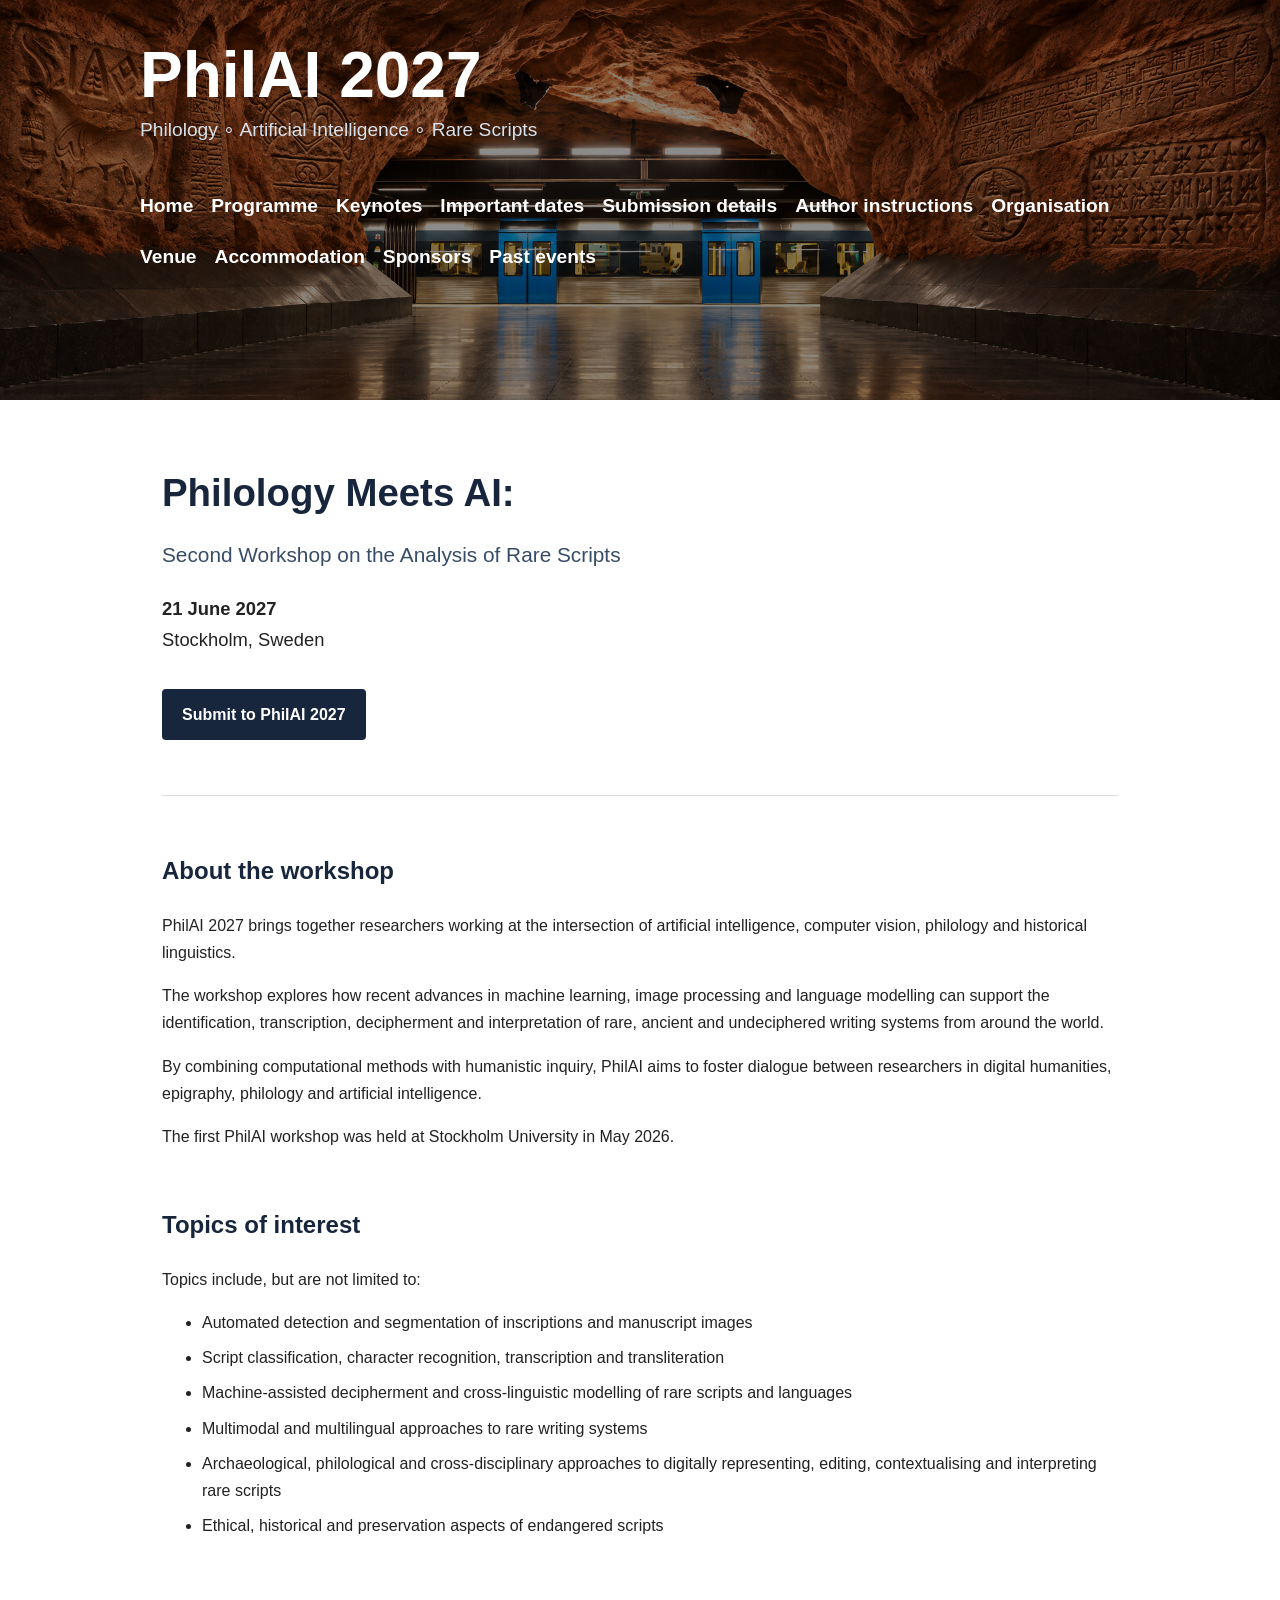
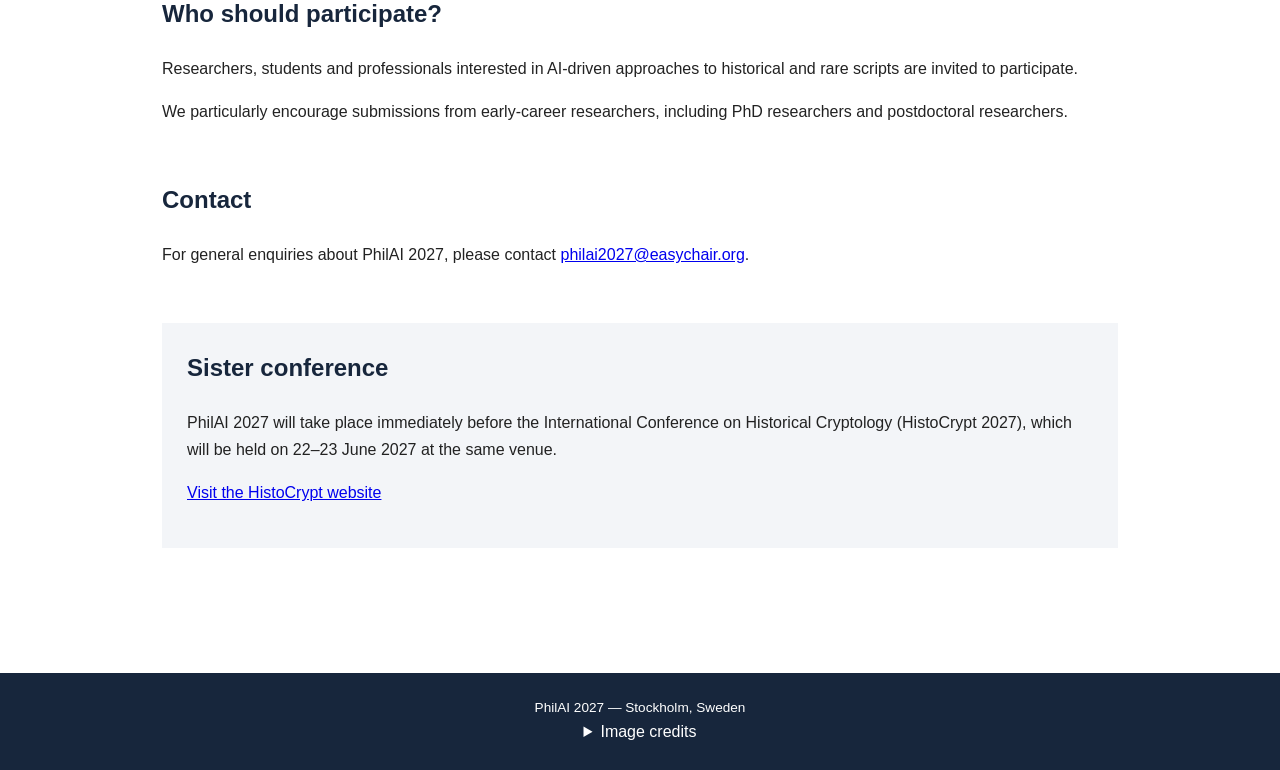
<file: index.html>
<!DOCTYPE html>
<html lang="en">

<head>
    <meta charset="UTF-8">
    <meta name="viewport" content="width=device-width, initial-scale=1.0">

    <title>PhilAI 2027</title>

    <link rel="stylesheet" href="assets/css/style.css?v=20260917-1">
</head>

<body>

<header class="site-header">

    <div class="header-inner">

        <div class="header-top">

            <div class="header-brand">

                <h1 class="site-title">
                    <a href="index.html">PhilAI 2027</a>
                </h1>

                <p class="tagline">
                    Philology ∘ Artificial Intelligence ∘ Rare Scripts
                </p>

            </div>

            <button
                class="menu-toggle"
                type="button"
                aria-expanded="false"
                aria-controls="site-navigation"
                aria-label="Open navigation menu"
            >
                <span class="menu-icon"></span>
                <span class="menu-icon"></span>
                <span class="menu-icon"></span>
            </button>

        </div>

        <nav id="site-navigation" class="site-nav">
            <a href="index.html">Home</a>
            <a href="programme.html">Programme</a>
            <a href="keynotes.html">Keynotes</a>
            <a href="dates.html">Important dates</a>
            <a href="submissions.html">Submission details</a>
            <a href="instructions.html">Author instructions</a>
            <a href="organisation.html">Organisation</a>
            <a href="venue.html">Venue</a>
            <a href="accommodation.html">Accommodation</a>
            <a href="sponsors.html">Sponsors</a>
            <a href="past-events.html">Past events</a>
        </nav>

    </div>

</header>


<main>

<section class="hero">

    <div class="hero-text">

        <h2>
            Philology Meets AI:
        </h2>

        <h3>
            Second Workshop on the Analysis of Rare Scripts
        </h3>

        <p class="event-details">
            <strong>21 June 2027</strong><br>
            Stockholm, Sweden
        </p>

        <a
            class="button"
            href="https://easychair.org/conferences/?conf=philai2027"
            target="_blank"
            rel="noopener noreferrer"
        >
            Submit to PhilAI 2027
        </a>

    </div>

</section>


<section>

<h2>About the workshop</h2>

<p>
PhilAI 2027 brings together researchers working at the intersection
of artificial intelligence, computer vision, philology and historical
linguistics.
</p>

<p>
The workshop explores how recent advances in machine learning,
image processing and language modelling can support the identification,
transcription, decipherment and interpretation of rare, ancient and
undeciphered writing systems from around the world.
</p>

<p>
By combining computational methods with humanistic inquiry,
PhilAI aims to foster dialogue between researchers in digital
humanities, epigraphy, philology and artificial intelligence.
</p>

<p>
The first PhilAI workshop was held at Stockholm University in
May 2026.
</p>

</section>


<section>

<h2>Topics of interest</h2>

<p>
Topics include, but are not limited to:
</p>

<ul>

<li>
Automated detection and segmentation of inscriptions
and manuscript images
</li>

<li>
Script classification, character recognition,
transcription and transliteration
</li>

<li>
Machine-assisted decipherment and cross-linguistic modelling
of rare scripts and languages
</li>

<li>
Multimodal and multilingual approaches to rare writing systems
</li>

<li>
Archaeological, philological and cross-disciplinary approaches
to digitally representing, editing, contextualising and interpreting
rare scripts
</li>

<li>
Ethical, historical and preservation aspects of endangered scripts
</li>

</ul>

</section>


<section>

<h2>Who should participate?</h2>

<p>
Researchers, students and professionals interested in
AI-driven approaches to historical and rare scripts are invited
to participate.
</p>

<p>
We particularly encourage submissions from early-career
researchers, including PhD researchers and postdoctoral researchers.
</p>

</section>


<section>

<h2>Contact</h2>

<p>
For general enquiries about PhilAI 2027, please contact
<a href="mailto:philai2027@easychair.org">philai2027@easychair.org</a>.
</p>

</section>


<section class="sister-event">

<h2>Sister conference</h2>

<p>
PhilAI 2027 will take place immediately before the
International Conference on Historical Cryptology
(HistoCrypt 2027), which will be held on
22–23 June 2027 at the same venue.
</p>

<p>
<a
    href="https://www.histocrypt.org/"
    target="_blank"
    rel="noopener noreferrer"
>
Visit the HistoCrypt website
</a>
</p>

</section>

</main>


<footer>
    <p>PhilAI 2027 — Stockholm, Sweden</p>

    <details>
        <summary>Image credits</summary>
        <p>
            Background:
            <a href="https://commons.wikimedia.org/wiki/File:R%C3%A5dhuset_metro_station_in_August_2019.jpg"
               target="_blank" rel="noopener noreferrer">
                Rådhuset metro station
            </a>
            (Frank Schulenburg, CC BY-SA 4.0).
            AI-assisted modifications incorporating six historical scripts.
        </p>
        <p>
            Indus:
            <a href="https://commons.wikimedia.org/wiki/File:Stamp_seal_and_modern_impression-_unicorn_and_incense_burner_(%3F)_MET_DP23101_(cropped).jpg"
               target="_blank" rel="noopener noreferrer">
                Met 49.40.1
            </a> (CC0);
            Runic: Tune stone, Historisk Museum Oslo (David Osgarby);
            Pictish: Clynekirkton 1, Dunrobin Castle Museum (David Osgarby);
            Linear B: British Museum 1910,0423.1 (David Osgarby);
            Cretan Hieroglyphic: British Museum 1901,1016.3 (David Osgarby);
            Proto-Elamite:
            <a href="https://commons.wikimedia.org/wiki/File:Economic_tablet_Susa_Louvre_Sb3047.jpg"
               target="_blank" rel="noopener noreferrer">
                Louvre Sb 3047
            </a>
            (Marie-Lan Nguyen, CC BY 2.5).
        </p>
    </details>
</footer>


<script>
    const menuToggle = document.querySelector(".menu-toggle");
    const siteNavigation = document.querySelector(".site-nav");

    menuToggle.addEventListener("click", () => {
        const isOpen = siteNavigation.classList.toggle("is-open");

        menuToggle.setAttribute("aria-expanded", isOpen.toString());
        menuToggle.setAttribute(
            "aria-label",
            isOpen
                ? "Close navigation menu"
                : "Open navigation menu"
        );
    });

    siteNavigation.querySelectorAll("a").forEach((link) => {
        link.addEventListener("click", () => {
            siteNavigation.classList.remove("is-open");
            menuToggle.setAttribute("aria-expanded", "false");
            menuToggle.setAttribute(
                "aria-label",
                "Open navigation menu"
            );
        });
    });
</script>

</body>
</html>
</file>
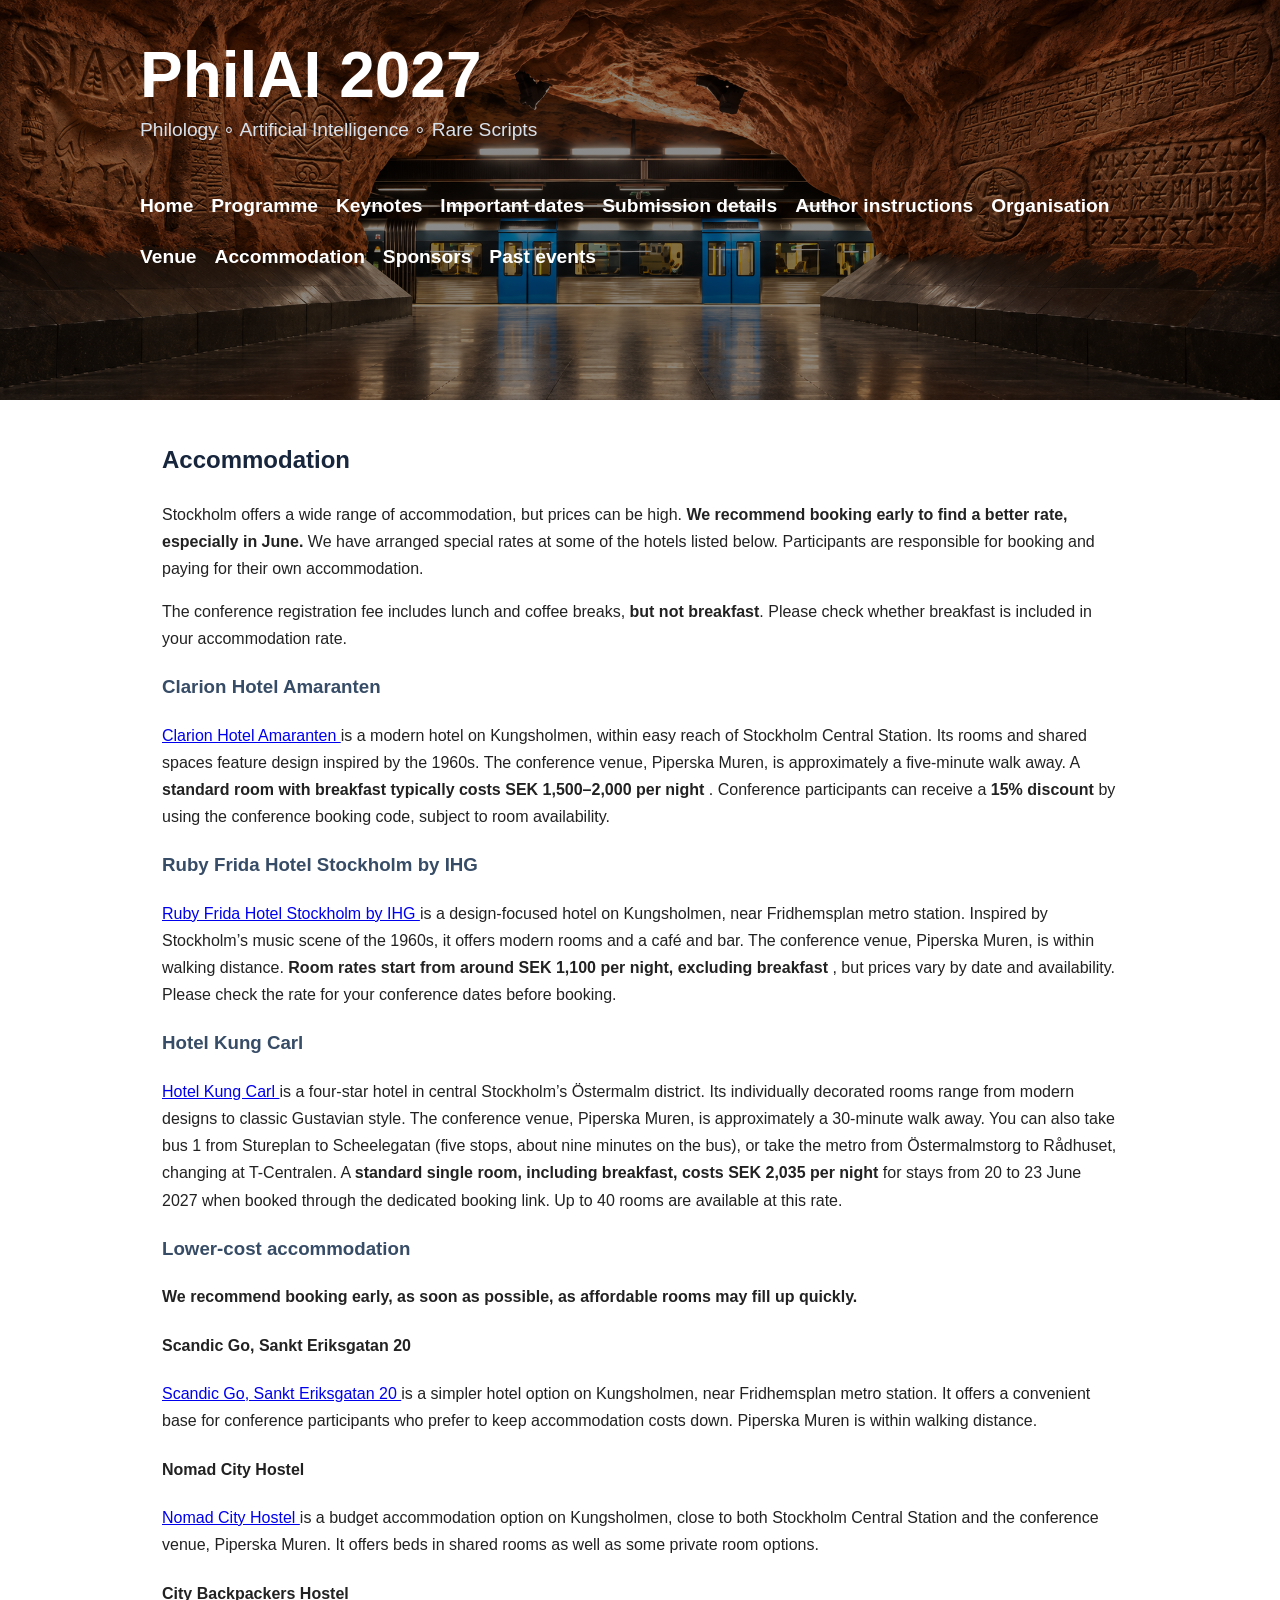
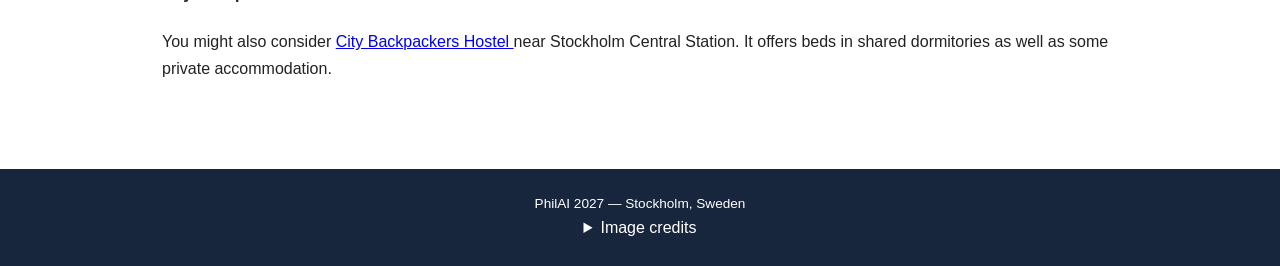
<file: accommodation.html>
<!DOCTYPE html>
<html lang="en">

<head>

<meta charset="UTF-8">
<meta name="viewport"
      content="width=device-width, initial-scale=1.0">

<title>Accommodation | PhilAI 2027</title>

<link rel="stylesheet"
      href="assets/css/style.css?v=20260917-1">

</head>

<body>

<header class="site-header">

    <div class="header-inner">

        <div class="header-top">

            <div class="header-brand">

                <h1 class="site-title">
                    <a href="index.html">PhilAI 2027</a>
                </h1>

                <p class="tagline">
                    Philology ∘ Artificial Intelligence ∘ Rare Scripts
                </p>

            </div>

            <button
                class="menu-toggle"
                type="button"
                aria-expanded="false"
                aria-controls="site-navigation"
                aria-label="Open navigation menu"
            >
                <span class="menu-icon"></span>
                <span class="menu-icon"></span>
                <span class="menu-icon"></span>
            </button>

        </div>

        <nav id="site-navigation" class="site-nav">
            <a href="index.html">Home</a>
            <a href="programme.html">Programme</a>
            <a href="keynotes.html">Keynotes</a>
            <a href="dates.html">Important dates</a>
            <a href="submissions.html">Submission details</a>
            <a href="instructions.html">Author instructions</a>
            <a href="organisation.html">Organisation</a>
            <a href="venue.html">Venue</a>
            <a href="accommodation.html">Accommodation</a>
            <a href="sponsors.html">Sponsors</a>
            <a href="past-events.html">Past events</a>
        </nav>

    </div>

</header>


<main>

    <h2>Accommodation</h2>

    <p>
        Stockholm offers a wide range of accommodation, but prices can be high.
        <strong>
            We recommend booking early to find a better rate, especially in June.
        </strong>
        We have arranged special rates at some of the hotels listed below.
        Participants are responsible for booking and paying for their own
        accommodation.
    </p>

    <p>
        The conference registration fee includes lunch and coffee breaks,
        <strong>but not breakfast</strong>. Please check whether breakfast is
        included in your accommodation rate.
    </p>

    <h3>Clarion Hotel Amaranten</h3>

    <p>
        <a
            href="https://clarion-hotel-amaranten-stockholm.hotelcheckins.com/#details"
            target="_blank"
            rel="noopener noreferrer"
        >
            Clarion Hotel Amaranten
        </a>
        is a modern hotel on Kungsholmen, within easy reach of Stockholm Central
        Station. Its rooms and shared spaces feature design inspired by the
        1960s. The conference venue, Piperska Muren, is approximately a
        five-minute walk away. A
        <strong>
            standard room with breakfast typically costs SEK 1,500–2,000 per
            night
        </strong>.
        Conference participants can receive a
        <strong>15% discount</strong>
        by using the conference booking code, subject to room availability.
    </p>

    <h3>Ruby Frida Hotel Stockholm by IHG</h3>

    <p>
        <a
            href="https://www.ihg.com/ruby-hotels/hotels/gb/en/stockholm/stofr/hoteldetail"
            target="_blank"
            rel="noopener noreferrer"
        >
            Ruby Frida Hotel Stockholm by IHG
        </a>
        is a design-focused hotel on Kungsholmen, near Fridhemsplan metro
        station. Inspired by Stockholm’s music scene of the 1960s, it offers
        modern rooms and a café and bar. The conference venue, Piperska Muren,
        is within walking distance.
        <strong>
            Room rates start from around SEK 1,100 per night, excluding
            breakfast
        </strong>,
        but prices vary by date and availability. Please check the rate for your
        conference dates before booking.
    </p>

    <h3>Hotel Kung Carl</h3>

    <p>
        <a
            href="https://kungcarl.se"
            target="_blank"
            rel="noopener noreferrer"
        >
            Hotel Kung Carl
        </a>
        is a four-star hotel in central Stockholm’s Östermalm district. Its
        individually decorated rooms range from modern designs to classic
        Gustavian style. The conference venue, Piperska Muren, is approximately
        a 30-minute walk away. You can also take bus 1 from Stureplan to
        Scheelegatan (five stops, about nine minutes on the bus), or take the
        metro from Östermalmstorg to Rådhuset, changing at T-Centralen. A
        <strong>
            standard single room, including breakfast, costs SEK 2,035 per night
        </strong>
        for stays from 20 to 23 June 2027 when booked through the dedicated
        booking link. Up to 40 rooms are available at this rate.
    </p>

    <h3>Lower-cost accommodation</h3>

    <p>
        <strong>
            We recommend booking early, as soon as possible, as affordable rooms
            may fill up quickly.
        </strong>
    </p>

    <h4>Scandic Go, Sankt Eriksgatan 20</h4>

    <p>
        <a
            href="https://www.scandichotels.com/en/hotels/scandic-go-sankt-eriksgatan-20"
            target="_blank"
            rel="noopener noreferrer"
        >
            Scandic Go, Sankt Eriksgatan 20
        </a>
        is a simpler hotel option on Kungsholmen, near Fridhemsplan metro
        station. It offers a convenient base for conference participants who
        prefer to keep accommodation costs down. Piperska Muren is within
        walking distance.
    </p>

    <h4>Nomad City Hostel</h4>

    <p>
        <a
            href="https://www.hostelworld.com/hostels/p/328275/nomad-city-hostel/"
            target="_blank"
            rel="noopener noreferrer"
        >
            Nomad City Hostel
        </a>
        is a budget accommodation option on Kungsholmen, close to both
        Stockholm Central Station and the conference venue, Piperska Muren. It
        offers beds in shared rooms as well as some private room options.
    </p>

    <h4>City Backpackers Hostel</h4>

    <p>
        You might also consider
        <a
            href="https://www.citybackpackers.se/"
            target="_blank"
            rel="noopener noreferrer"
        >
            City Backpackers Hostel
        </a>
        near Stockholm Central Station. It offers beds in shared dormitories as
        well as some private accommodation.
    </p>

</main>


<footer>
    <p>PhilAI 2027 — Stockholm, Sweden</p>

    <details>
        <summary>Image credits</summary>
        <p>
            Background:
            <a href="https://commons.wikimedia.org/wiki/File:R%C3%A5dhuset_metro_station_in_August_2019.jpg"
               target="_blank" rel="noopener noreferrer">
                Rådhuset metro station
            </a>
            (Frank Schulenburg, CC BY-SA 4.0).
            AI-assisted modifications incorporating six historical scripts.
        </p>
        <p>
            Indus:
            <a href="https://commons.wikimedia.org/wiki/File:Stamp_seal_and_modern_impression-_unicorn_and_incense_burner_(%3F)_MET_DP23101_(cropped).jpg"
               target="_blank" rel="noopener noreferrer">
                Met 49.40.1
            </a> (CC0);
            Runic: Tune stone, Historisk Museum Oslo (David Osgarby);
            Pictish: Clynekirkton 1, Dunrobin Castle Museum (David Osgarby);
            Linear B: British Museum 1910,0423.1 (David Osgarby);
            Cretan Hieroglyphic: British Museum 1901,1016.3 (David Osgarby);
            Proto-Elamite:
            <a href="https://commons.wikimedia.org/wiki/File:Economic_tablet_Susa_Louvre_Sb3047.jpg"
               target="_blank" rel="noopener noreferrer">
                Louvre Sb 3047
            </a>
            (Marie-Lan Nguyen, CC BY 2.5).
        </p>
    </details>
</footer>

<script>
    const menuToggle = document.querySelector(".menu-toggle");
    const siteNavigation = document.querySelector(".site-nav");

    menuToggle.addEventListener("click", () => {
        const isOpen = siteNavigation.classList.toggle("is-open");

        menuToggle.setAttribute("aria-expanded", isOpen.toString());
        menuToggle.setAttribute(
            "aria-label",
            isOpen
                ? "Close navigation menu"
                : "Open navigation menu"
        );
    });

    siteNavigation.querySelectorAll("a").forEach((link) => {
        link.addEventListener("click", () => {
            siteNavigation.classList.remove("is-open");
            menuToggle.setAttribute("aria-expanded", "false");
            menuToggle.setAttribute(
                "aria-label",
                "Open navigation menu"
            );
        });
    });
</script>

</body>
</html>
</file>
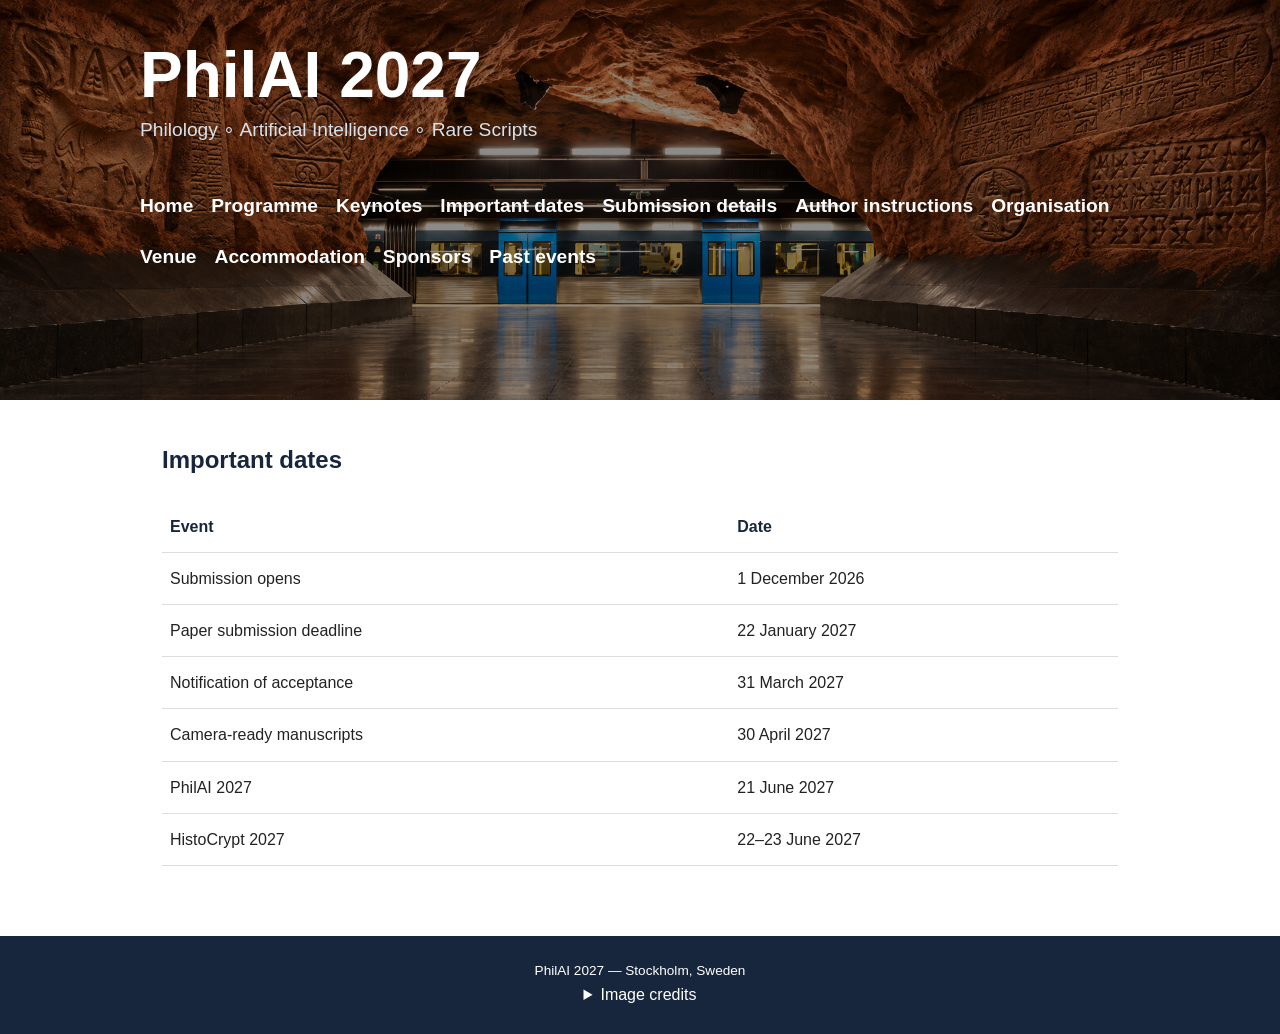
<file: dates.html>
<!DOCTYPE html>
<html lang="en">

<head>
    <meta charset="UTF-8">
    <meta name="viewport"
          content="width=device-width, initial-scale=1.0">

    <title>Important Dates | PhilAI 2027</title>

    <link rel="stylesheet"
          href="assets/css/style.css?v=20260917-1">
</head>

<body>

<header class="site-header">

    <div class="header-inner">

        <div class="header-top">

            <div class="header-brand">

                <h1 class="site-title">
                    <a href="index.html">PhilAI 2027</a>
                </h1>

                <p class="tagline">
                    Philology ∘ Artificial Intelligence ∘ Rare Scripts
                </p>

            </div>

            <button
                class="menu-toggle"
                type="button"
                aria-expanded="false"
                aria-controls="site-navigation"
                aria-label="Open navigation menu"
            >
                <span class="menu-icon"></span>
                <span class="menu-icon"></span>
                <span class="menu-icon"></span>
            </button>

        </div>

        <nav id="site-navigation" class="site-nav">
            <a href="index.html">Home</a>
            <a href="programme.html">Programme</a>
            <a href="keynotes.html">Keynotes</a>
            <a href="dates.html">Important dates</a>
            <a href="submissions.html">Submission details</a>
            <a href="instructions.html">Author instructions</a>
            <a href="organisation.html">Organisation</a>
            <a href="venue.html">Venue</a>
            <a href="accommodation.html">Accommodation</a>
            <a href="sponsors.html">Sponsors</a>
            <a href="past-events.html">Past events</a>
        </nav>

    </div>

</header>


<main>

<h2>Important dates</h2>

<table>

<tr>
<th>Event</th>
<th>Date</th>
</tr>

<tr>
<td>Submission opens</td>
<td>1 December 2026</td>
</tr>

<tr>
<td>Paper submission deadline</td>
<td>22 January 2027</td>
</tr>

<tr>
<td>Notification of acceptance</td>
<td>31 March 2027</td>
</tr>

<tr>
<td>Camera-ready manuscripts</td>
<td>30 April 2027</td>
</tr>

<tr>
<td>PhilAI 2027</td>
<td>21 June 2027</td>
</tr>

<tr>
<td>HistoCrypt 2027</td>
<td>22–23 June 2027</td>
</tr>

</table>

</main>


<footer>
    <p>PhilAI 2027 — Stockholm, Sweden</p>

    <details>
        <summary>Image credits</summary>
        <p>
            Background:
            <a href="https://commons.wikimedia.org/wiki/File:R%C3%A5dhuset_metro_station_in_August_2019.jpg"
               target="_blank" rel="noopener noreferrer">
                Rådhuset metro station
            </a>
            (Frank Schulenburg, CC BY-SA 4.0).
            AI-assisted modifications incorporating six historical scripts.
        </p>
        <p>
            Indus:
            <a href="https://commons.wikimedia.org/wiki/File:Stamp_seal_and_modern_impression-_unicorn_and_incense_burner_(%3F)_MET_DP23101_(cropped).jpg"
               target="_blank" rel="noopener noreferrer">
                Met 49.40.1
            </a> (CC0);
            Runic: Tune stone, Historisk Museum Oslo (David Osgarby);
            Pictish: Clynekirkton 1, Dunrobin Castle Museum (David Osgarby);
            Linear B: British Museum 1910,0423.1 (David Osgarby);
            Cretan Hieroglyphic: British Museum 1901,1016.3 (David Osgarby);
            Proto-Elamite:
            <a href="https://commons.wikimedia.org/wiki/File:Economic_tablet_Susa_Louvre_Sb3047.jpg"
               target="_blank" rel="noopener noreferrer">
                Louvre Sb 3047
            </a>
            (Marie-Lan Nguyen, CC BY 2.5).
        </p>
    </details>
</footer>

<script>
    const menuToggle = document.querySelector(".menu-toggle");
    const siteNavigation = document.querySelector(".site-nav");

    menuToggle.addEventListener("click", () => {
        const isOpen = siteNavigation.classList.toggle("is-open");

        menuToggle.setAttribute("aria-expanded", isOpen.toString());
        menuToggle.setAttribute(
            "aria-label",
            isOpen
                ? "Close navigation menu"
                : "Open navigation menu"
        );
    });

    siteNavigation.querySelectorAll("a").forEach((link) => {
        link.addEventListener("click", () => {
            siteNavigation.classList.remove("is-open");
            menuToggle.setAttribute("aria-expanded", "false");
            menuToggle.setAttribute(
                "aria-label",
                "Open navigation menu"
            );
        });
    });
</script>

</body>
</html>
</file>
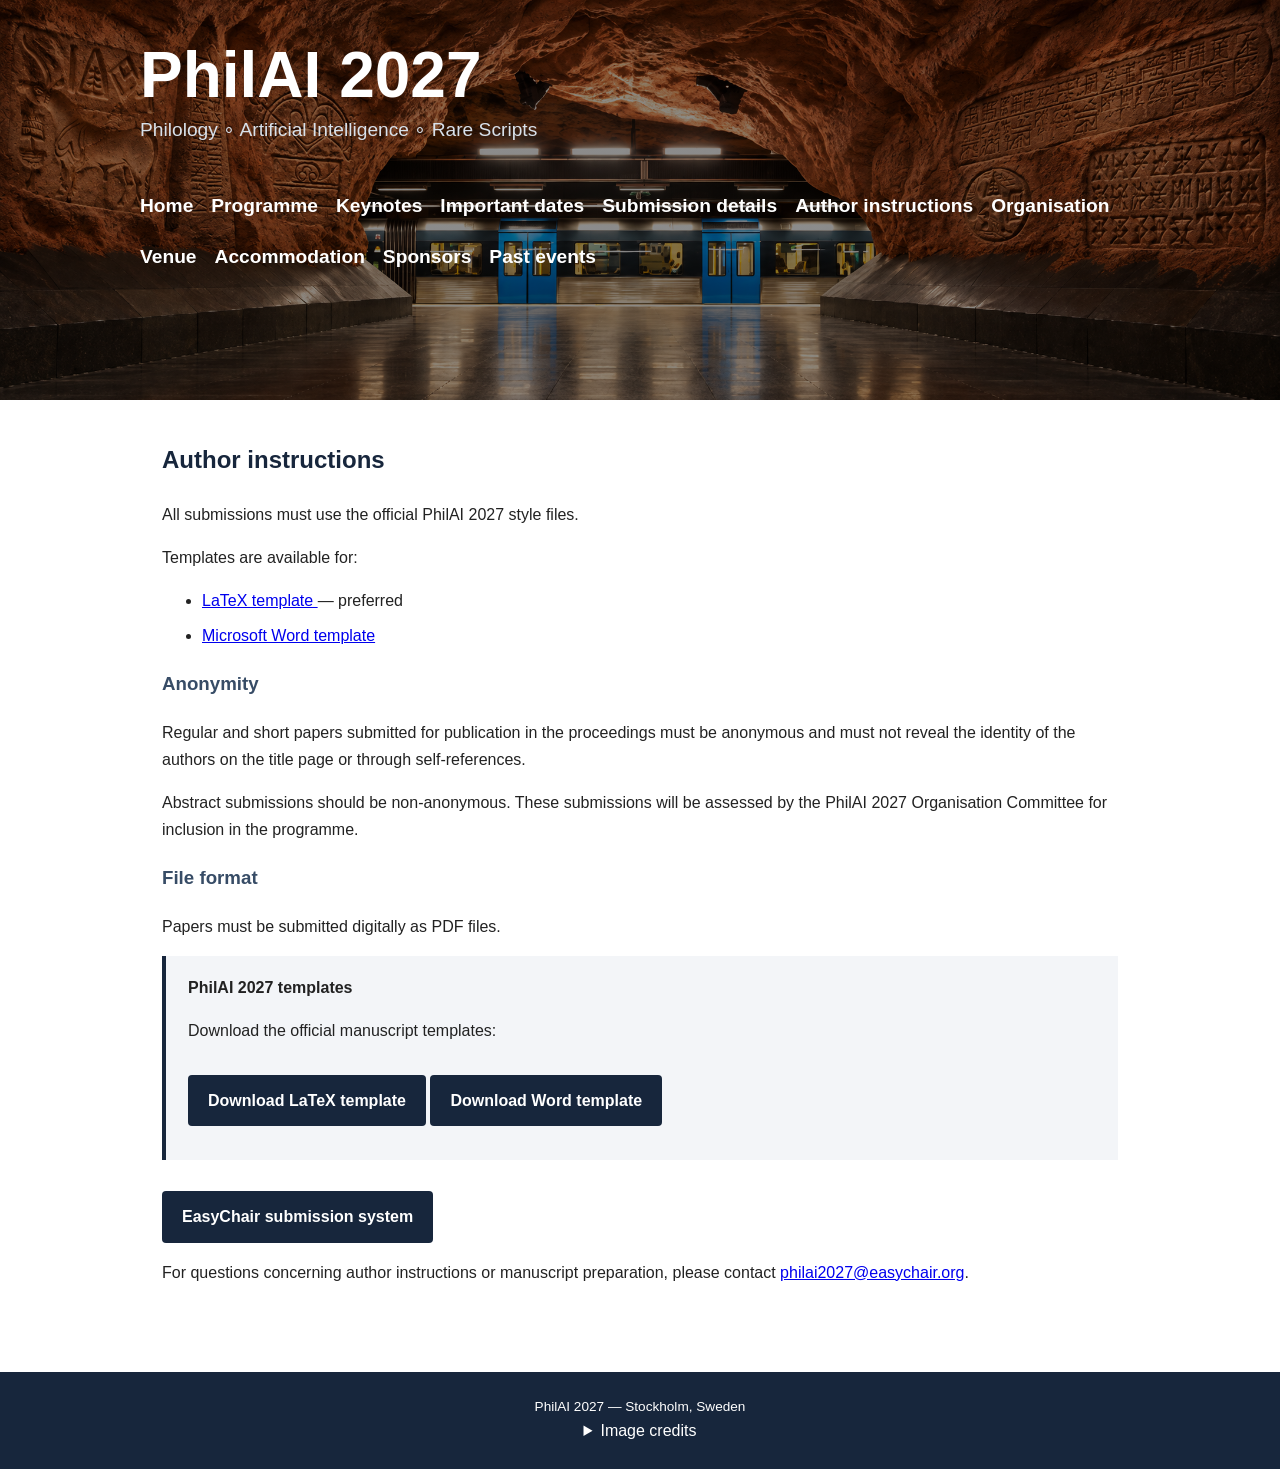
<file: instructions.html>
<!DOCTYPE html>
<html lang="en">

<head>

<meta charset="UTF-8">
<meta name="viewport"
      content="width=device-width, initial-scale=1.0">

<title>Author Instructions | PhilAI 2027</title>

<link rel="stylesheet"
      href="assets/css/style.css?v=20260917-1">

</head>

<body>

<header class="site-header">

    <div class="header-inner">

        <div class="header-top">

            <div class="header-brand">

                <h1 class="site-title">
                    <a href="index.html">PhilAI 2027</a>
                </h1>

                <p class="tagline">
                    Philology ∘ Artificial Intelligence ∘ Rare Scripts
                </p>

            </div>

            <button
                class="menu-toggle"
                type="button"
                aria-expanded="false"
                aria-controls="site-navigation"
                aria-label="Open navigation menu"
            >
                <span class="menu-icon"></span>
                <span class="menu-icon"></span>
                <span class="menu-icon"></span>
            </button>

        </div>

        <nav id="site-navigation" class="site-nav">
            <a href="index.html">Home</a>
            <a href="programme.html">Programme</a>
            <a href="keynotes.html">Keynotes</a>
            <a href="dates.html">Important dates</a>
            <a href="submissions.html">Submission details</a>
            <a href="instructions.html">Author instructions</a>
            <a href="organisation.html">Organisation</a>
            <a href="venue.html">Venue</a>
            <a href="accommodation.html">Accommodation</a>
            <a href="sponsors.html">Sponsors</a>
            <a href="past-events.html">Past events</a>
        </nav>

    </div>

</header>


<main>

<h2>Author instructions</h2>

<p>
All submissions must use the official
PhilAI 2027 style files.
</p>

<p>
Templates are available for:
</p>

<ul>
    <li>
        <a href="assets/templates/latex/PhilAI.zip"
           download>
            LaTeX template
        </a>
        — preferred
    </li>
    <li>
        <a href="assets/templates/word/philAI2027.doc"
           download>
            Microsoft Word template
        </a>
    </li>
</ul>


<h3>Anonymity</h3>

<p>
Regular and short papers submitted for publication in the proceedings
must be anonymous and must not reveal the identity of the authors on the
title page or through self-references.
</p>

<p>
Abstract submissions should be non-anonymous.
These submissions will be assessed by the PhilAI 2027 Organisation
Committee for inclusion in the programme.
</p>


<h3>File format</h3>

<p>
Papers must be submitted digitally as PDF files.
</p>


<div class="notice">

<strong>PhilAI 2027 templates</strong>

<p>
Download the official manuscript templates:
</p>

<p>
    <a class="button"
       href="assets/templates/latex/PhilAI.zip"
       download>
        Download LaTeX template
    </a>

    <a class="button"
       href="assets/templates/word/philAI2027.doc"
       download>
        Download Word template
    </a>
</p>

</div>


<p>

<a class="button"
   href="https://easychair.org/conferences/?conf=philai2027"
   target="_blank"
   rel="noopener noreferrer">
EasyChair submission system

</a>

</p>

<p>
For questions concerning author instructions or manuscript preparation,
please contact
<a href="mailto:philai2027@easychair.org">philai2027@easychair.org</a>.
</p>

</main>


<footer>
    <p>PhilAI 2027 — Stockholm, Sweden</p>

    <details>
        <summary>Image credits</summary>
        <p>
            Background:
            <a href="https://commons.wikimedia.org/wiki/File:R%C3%A5dhuset_metro_station_in_August_2019.jpg"
               target="_blank" rel="noopener noreferrer">
                Rådhuset metro station
            </a>
            (Frank Schulenburg, CC BY-SA 4.0).
            AI-assisted modifications incorporating six historical scripts.
        </p>
        <p>
            Indus:
            <a href="https://commons.wikimedia.org/wiki/File:Stamp_seal_and_modern_impression-_unicorn_and_incense_burner_(%3F)_MET_DP23101_(cropped).jpg"
               target="_blank" rel="noopener noreferrer">
                Met 49.40.1
            </a> (CC0);
            Runic: Tune stone, Historisk Museum Oslo (David Osgarby);
            Pictish: Clynekirkton 1, Dunrobin Castle Museum (David Osgarby);
            Linear B: British Museum 1910,0423.1 (David Osgarby);
            Cretan Hieroglyphic: British Museum 1901,1016.3 (David Osgarby);
            Proto-Elamite:
            <a href="https://commons.wikimedia.org/wiki/File:Economic_tablet_Susa_Louvre_Sb3047.jpg"
               target="_blank" rel="noopener noreferrer">
                Louvre Sb 3047
            </a>
            (Marie-Lan Nguyen, CC BY 2.5).
        </p>
    </details>
</footer>

<script>
    const menuToggle = document.querySelector(".menu-toggle");
    const siteNavigation = document.querySelector(".site-nav");

    menuToggle.addEventListener("click", () => {
        const isOpen = siteNavigation.classList.toggle("is-open");

        menuToggle.setAttribute("aria-expanded", isOpen.toString());
        menuToggle.setAttribute(
            "aria-label",
            isOpen
                ? "Close navigation menu"
                : "Open navigation menu"
        );
    });

    siteNavigation.querySelectorAll("a").forEach((link) => {
        link.addEventListener("click", () => {
            siteNavigation.classList.remove("is-open");
            menuToggle.setAttribute("aria-expanded", "false");
            menuToggle.setAttribute(
                "aria-label",
                "Open navigation menu"
            );
        });
    });
</script>

</body>
</html>
</file>
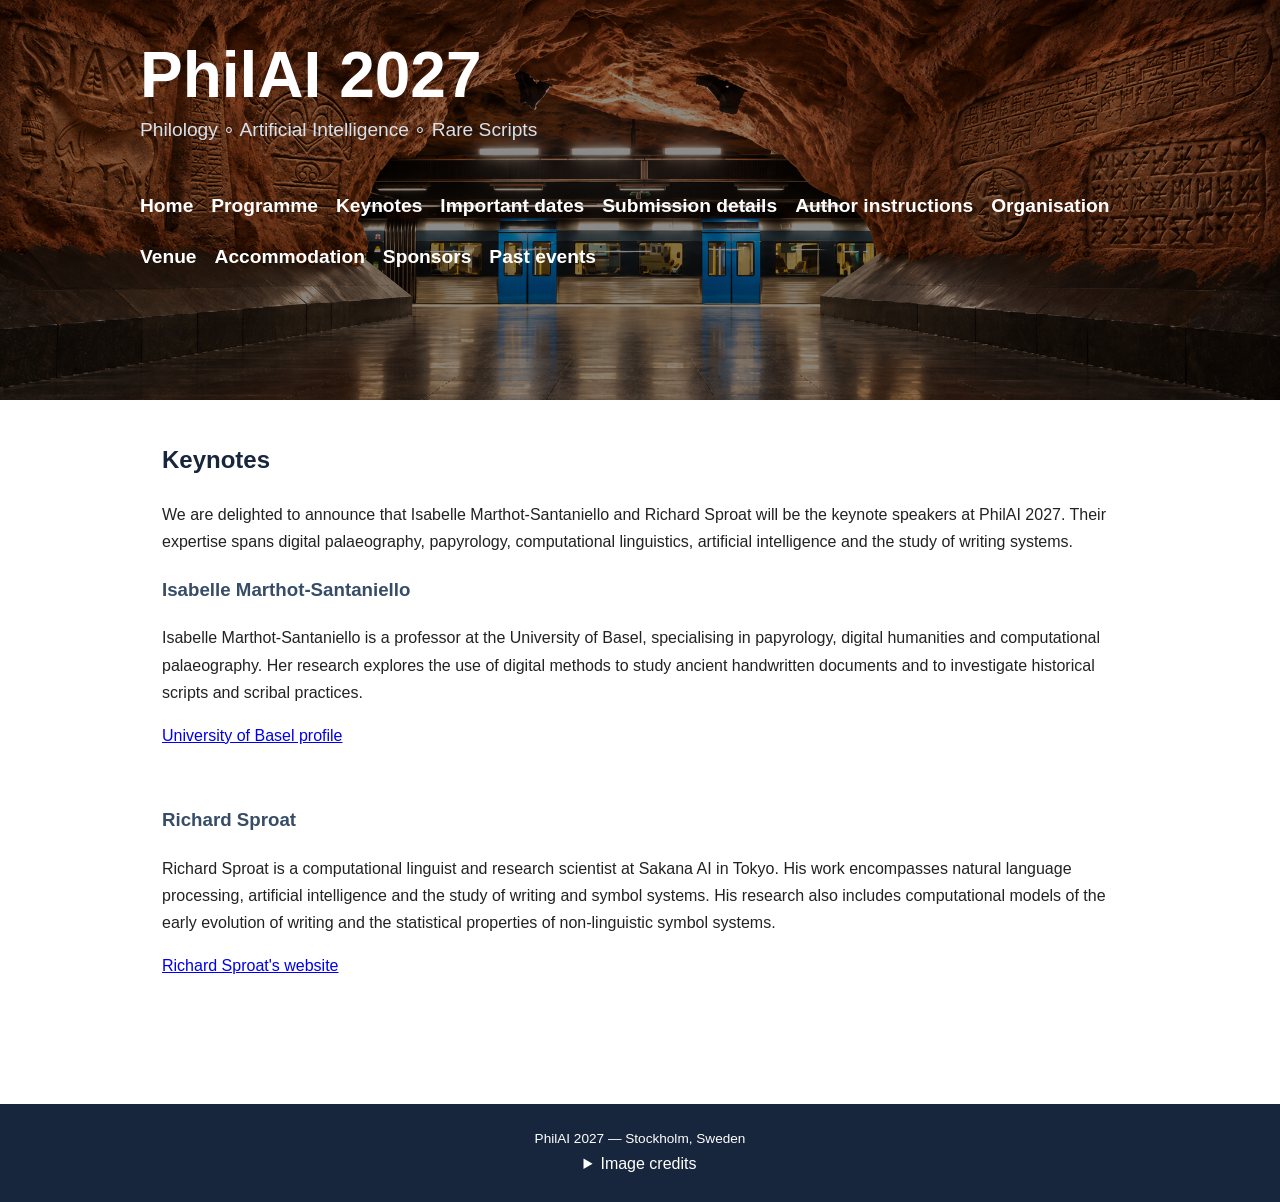
<file: keynotes.html>
<!DOCTYPE html>
<html lang="en">

<head>
    <meta charset="UTF-8">
    <meta name="viewport"
          content="width=device-width, initial-scale=1.0">

    <title>Keynotes | PhilAI 2027</title>

    <link rel="stylesheet"
          href="assets/css/style.css?v=20260917-1">
</head>

<body>

<header class="site-header">

    <div class="header-inner">

        <div class="header-top">

            <div class="header-brand">

                <h1 class="site-title">
                    <a href="index.html">PhilAI 2027</a>
                </h1>

                <p class="tagline">
                    Philology ∘ Artificial Intelligence ∘ Rare Scripts
                </p>

            </div>

            <button
                class="menu-toggle"
                type="button"
                aria-expanded="false"
                aria-controls="site-navigation"
                aria-label="Open navigation menu"
            >
                <span class="menu-icon"></span>
                <span class="menu-icon"></span>
                <span class="menu-icon"></span>
            </button>

        </div>

        <nav id="site-navigation" class="site-nav">
            <a href="index.html">Home</a>
            <a href="programme.html">Programme</a>
            <a href="keynotes.html">Keynotes</a>
            <a href="dates.html">Important dates</a>
            <a href="submissions.html">Submission details</a>
            <a href="instructions.html">Author instructions</a>
            <a href="organisation.html">Organisation</a>
            <a href="venue.html">Venue</a>
            <a href="accommodation.html">Accommodation</a>
            <a href="sponsors.html">Sponsors</a>
            <a href="past-events.html">Past events</a>
        </nav>

    </div>

</header>


<main>

    <h2>Keynotes</h2>

    <p>
        We are delighted to announce that Isabelle Marthot-Santaniello and
        Richard Sproat will be the keynote speakers at PhilAI 2027.
        Their expertise spans digital palaeography, papyrology,
        computational linguistics, artificial intelligence and the
        study of writing systems.
    </p>

    <section>
        <h3>Isabelle Marthot-Santaniello</h3>

        <p>
            Isabelle Marthot-Santaniello is a professor at the University
            of Basel, specialising in papyrology, digital humanities and
            computational palaeography. Her research explores the use of
            digital methods to study ancient handwritten documents and to investigate
            historical scripts and scribal practices.
        </p>

        <p>
            <a
                href="https://daw.philhist.unibas.ch/en/persons/isabelle-marthot-santaniello/"
                target="_blank"
                rel="noopener noreferrer"
            >
                University of Basel profile
            </a>
        </p>
    </section>

    <section>
        <h3>Richard Sproat</h3>

        <p>
            Richard Sproat is a computational linguist and research
            scientist at Sakana AI in Tokyo. His work encompasses natural
            language processing, artificial intelligence and the study
            of writing and symbol systems. His research also includes 
            computational models of the early evolution of writing and 
            the statistical properties of non-linguistic symbol systems.
        </p>

        <p>
            <a
                href="https://richardsproat.com/"
                target="_blank"
                rel="noopener noreferrer"
            >
                Richard Sproat's website
            </a>
        </p>
    </section>

</main>


<footer>
    <p>PhilAI 2027 — Stockholm, Sweden</p>

    <details>
        <summary>Image credits</summary>
        <p>
            Background:
            <a href="https://commons.wikimedia.org/wiki/File:R%C3%A5dhuset_metro_station_in_August_2019.jpg"
               target="_blank" rel="noopener noreferrer">
                Rådhuset metro station
            </a>
            (Frank Schulenburg, CC BY-SA 4.0).
            AI-assisted modifications incorporating six historical scripts.
        </p>
        <p>
            Indus:
            <a href="https://commons.wikimedia.org/wiki/File:Stamp_seal_and_modern_impression-_unicorn_and_incense_burner_(%3F)_MET_DP23101_(cropped).jpg"
               target="_blank" rel="noopener noreferrer">
                Met 49.40.1
            </a> (CC0);
            Runic: Tune stone, Historisk Museum Oslo (David Osgarby);
            Pictish: Clynekirkton 1, Dunrobin Castle Museum (David Osgarby);
            Linear B: British Museum 1910,0423.1 (David Osgarby);
            Cretan Hieroglyphic: British Museum 1901,1016.3 (David Osgarby);
            Proto-Elamite:
            <a href="https://commons.wikimedia.org/wiki/File:Economic_tablet_Susa_Louvre_Sb3047.jpg"
               target="_blank" rel="noopener noreferrer">
                Louvre Sb 3047
            </a>
            (Marie-Lan Nguyen, CC BY 2.5).
        </p>
    </details>
</footer>

<script>
    const menuToggle = document.querySelector(".menu-toggle");
    const siteNavigation = document.querySelector(".site-nav");

    menuToggle.addEventListener("click", () => {
        const isOpen = siteNavigation.classList.toggle("is-open");

        menuToggle.setAttribute("aria-expanded", isOpen.toString());
        menuToggle.setAttribute(
            "aria-label",
            isOpen
                ? "Close navigation menu"
                : "Open navigation menu"
        );
    });

    siteNavigation.querySelectorAll("a").forEach((link) => {
        link.addEventListener("click", () => {
            siteNavigation.classList.remove("is-open");
            menuToggle.setAttribute("aria-expanded", "false");
            menuToggle.setAttribute(
                "aria-label",
                "Open navigation menu"
            );
        });
    });
</script>

</body>
</html>
</file>
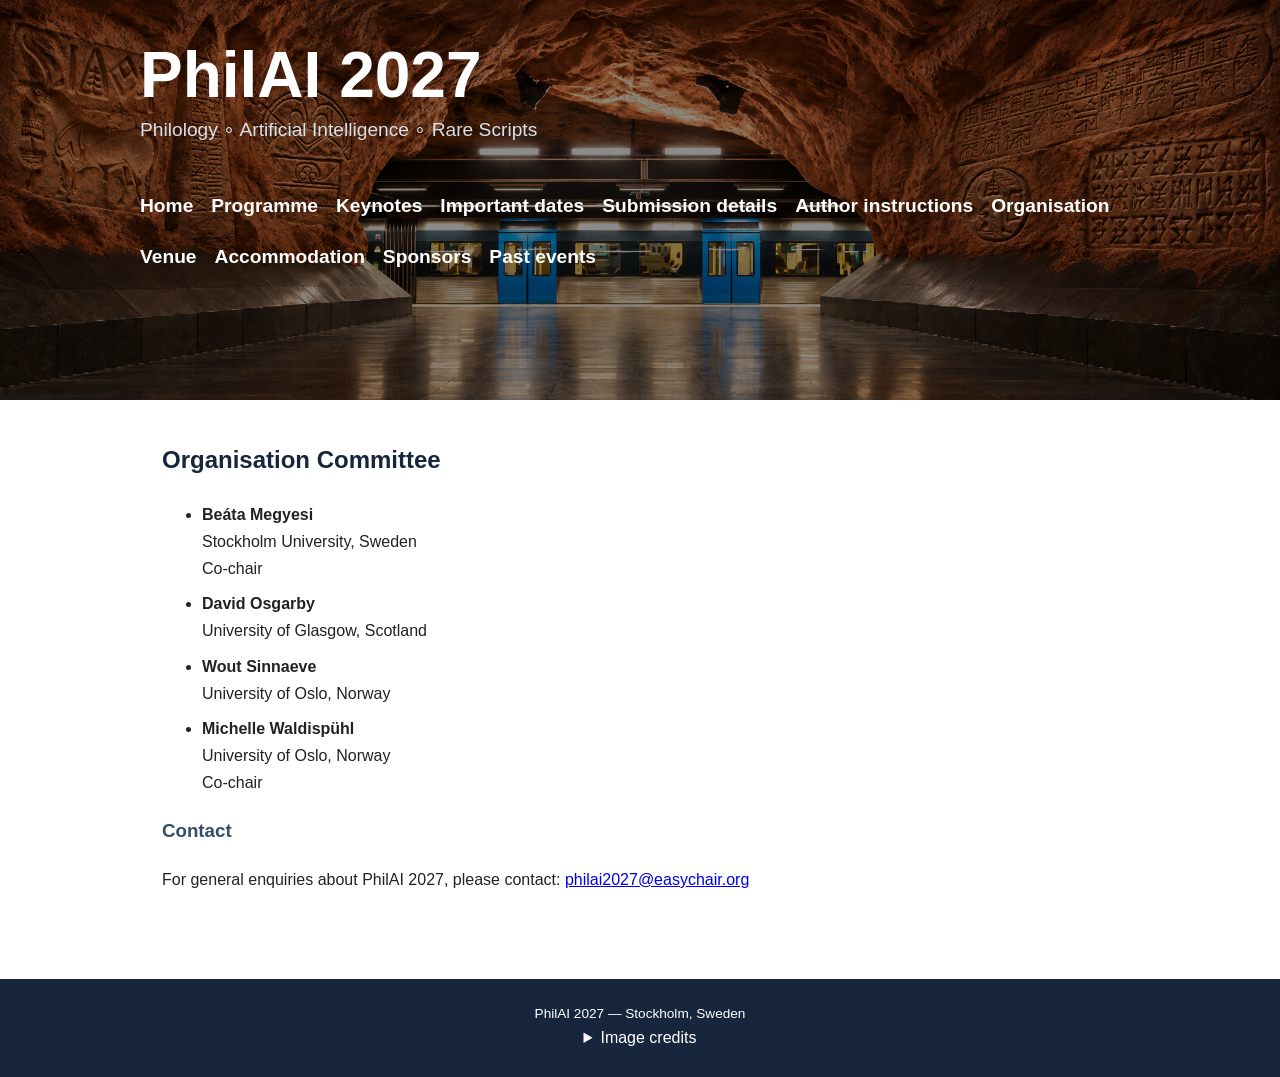
<file: organisation.html>
<!DOCTYPE html>
<html lang="en">

<head>

<meta charset="UTF-8">
<meta name="viewport"
      content="width=device-width, initial-scale=1.0">

<title>Organisation | PhilAI 2027</title>

<link rel="stylesheet"
      href="assets/css/style.css?v=20260917-1">

</head>

<body>

<header class="site-header">

    <div class="header-inner">

        <div class="header-top">

            <div class="header-brand">

                <h1 class="site-title">
                    <a href="index.html">PhilAI 2027</a>
                </h1>

                <p class="tagline">
                    Philology ∘ Artificial Intelligence ∘ Rare Scripts
                </p>

            </div>

            <button
                class="menu-toggle"
                type="button"
                aria-expanded="false"
                aria-controls="site-navigation"
                aria-label="Open navigation menu"
            >
                <span class="menu-icon"></span>
                <span class="menu-icon"></span>
                <span class="menu-icon"></span>
            </button>

        </div>

        <nav id="site-navigation" class="site-nav">
            <a href="index.html">Home</a>
            <a href="programme.html">Programme</a>
            <a href="keynotes.html">Keynotes</a>
            <a href="dates.html">Important dates</a>
            <a href="submissions.html">Submission details</a>
            <a href="instructions.html">Author instructions</a>
            <a href="organisation.html">Organisation</a>
            <a href="venue.html">Venue</a>
            <a href="accommodation.html">Accommodation</a>
            <a href="sponsors.html">Sponsors</a>
            <a href="past-events.html">Past events</a>
        </nav>

    </div>

</header>


<main>

<h2>Organisation Committee</h2>

<ul>

<li>
<strong>Beáta Megyesi</strong><br>
Stockholm University, Sweden<br>
Co-chair
</li>

<li>
<strong>David Osgarby</strong><br>
University of Glasgow, Scotland
</li>

<li>
<strong>Wout Sinnaeve</strong><br>
University of Oslo, Norway
</li>

<li>
<strong>Michelle Waldispühl</strong><br>
University of Oslo, Norway<br>
Co-chair
</li>

</ul>

<h3>Contact</h3>

<p>
For general enquiries about PhilAI 2027, please contact:
<a href="mailto:philai2027@easychair.org">philai2027@easychair.org</a>
</p>

</main>

<footer>
    <p>PhilAI 2027 — Stockholm, Sweden</p>

    <details>
        <summary>Image credits</summary>
        <p>
            Background:
            <a href="https://commons.wikimedia.org/wiki/File:R%C3%A5dhuset_metro_station_in_August_2019.jpg"
               target="_blank" rel="noopener noreferrer">
                Rådhuset metro station
            </a>
            (Frank Schulenburg, CC BY-SA 4.0).
            AI-assisted modifications incorporating six historical scripts.
        </p>
        <p>
            Indus:
            <a href="https://commons.wikimedia.org/wiki/File:Stamp_seal_and_modern_impression-_unicorn_and_incense_burner_(%3F)_MET_DP23101_(cropped).jpg"
               target="_blank" rel="noopener noreferrer">
                Met 49.40.1
            </a> (CC0);
            Runic: Tune stone, Historisk Museum Oslo (David Osgarby);
            Pictish: Clynekirkton 1, Dunrobin Castle Museum (David Osgarby);
            Linear B: British Museum 1910,0423.1 (David Osgarby);
            Cretan Hieroglyphic: British Museum 1901,1016.3 (David Osgarby);
            Proto-Elamite:
            <a href="https://commons.wikimedia.org/wiki/File:Economic_tablet_Susa_Louvre_Sb3047.jpg"
               target="_blank" rel="noopener noreferrer">
                Louvre Sb 3047
            </a>
            (Marie-Lan Nguyen, CC BY 2.5).
        </p>
    </details>
</footer>

<script>
    const menuToggle = document.querySelector(".menu-toggle");
    const siteNavigation = document.querySelector(".site-nav");

    menuToggle.addEventListener("click", () => {
        const isOpen = siteNavigation.classList.toggle("is-open");

        menuToggle.setAttribute("aria-expanded", isOpen.toString());
        menuToggle.setAttribute(
            "aria-label",
            isOpen
                ? "Close navigation menu"
                : "Open navigation menu"
        );
    });

    siteNavigation.querySelectorAll("a").forEach((link) => {
        link.addEventListener("click", () => {
            siteNavigation.classList.remove("is-open");
            menuToggle.setAttribute("aria-expanded", "false");
            menuToggle.setAttribute(
                "aria-label",
                "Open navigation menu"
            );
        });
    });
</script>

</body>
</html>
</file>
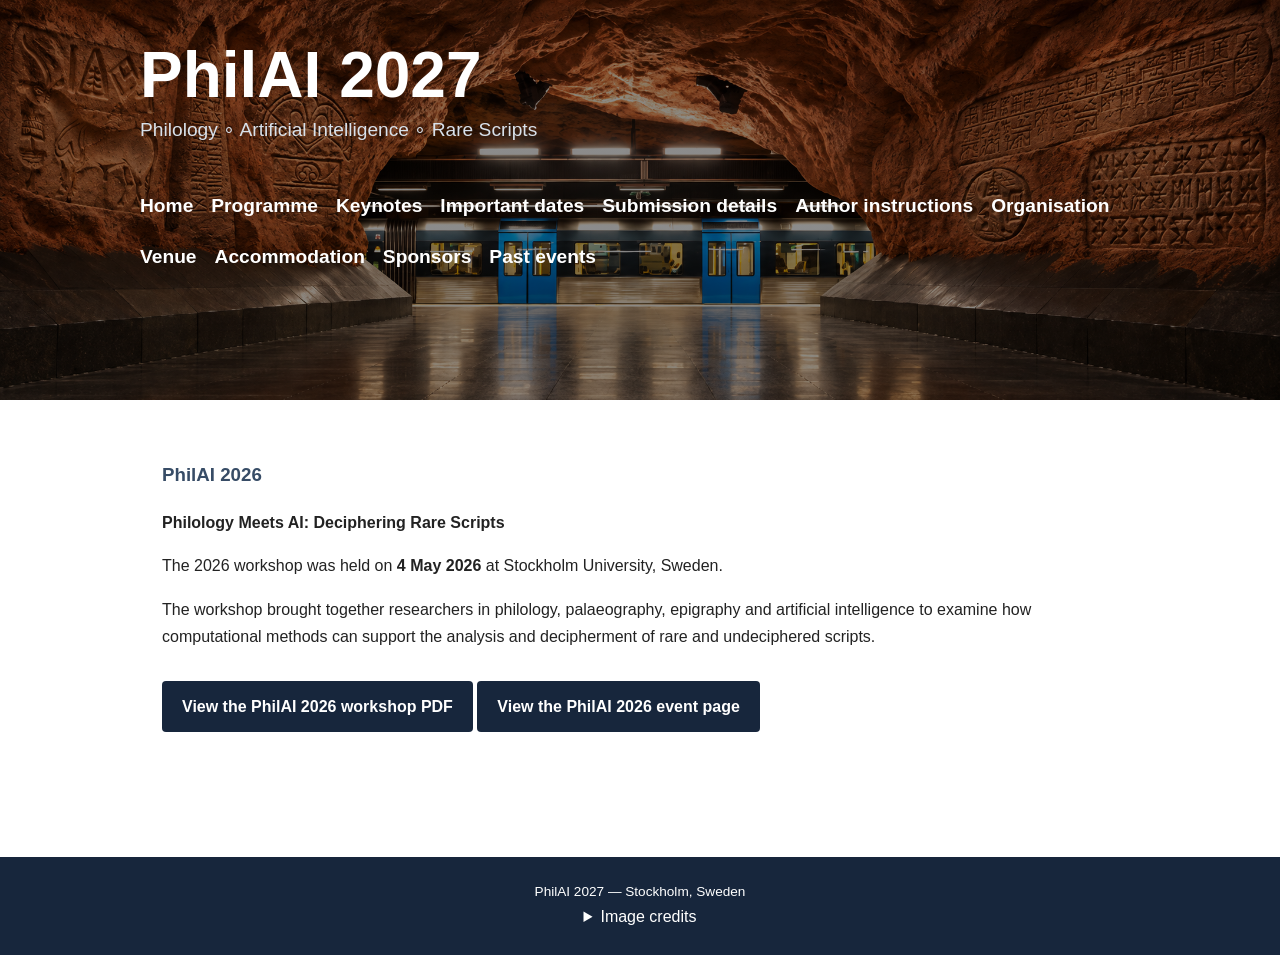
<file: past-events.html>
<!DOCTYPE html>
<html lang="en">

<head>

<meta charset="UTF-8">
<meta name="viewport"
      content="width=device-width, initial-scale=1.0">

<title>Past Events | PhilAI 2027</title>

<link rel="stylesheet"
      href="assets/css/style.css?v=20260917-1">

</head>

<body>

<header class="site-header">

<div class="header-inner">

<div class="header-top">

<div class="header-brand">

<h1 class="site-title">
<a href="index.html">PhilAI 2027</a>
</h1>

<p class="tagline">
Philology ∘ Artificial Intelligence ∘ Rare Scripts
</p>

</div>

<button
    class="menu-toggle"
    type="button"
    aria-expanded="false"
    aria-controls="site-navigation"
    aria-label="Open navigation menu"
>
<span class="menu-icon"></span>
<span class="menu-icon"></span>
<span class="menu-icon"></span>
</button>

</div>

<nav id="site-navigation" class="site-nav">
<a href="index.html">Home</a>
<a href="programme.html">Programme</a>
<a href="keynotes.html">Keynotes</a>
<a href="dates.html">Important dates</a>
<a href="submissions.html">Submission details</a>
<a href="instructions.html">Author instructions</a>
<a href="organisation.html">Organisation</a>
<a href="venue.html">Venue</a>
<a href="accommodation.html">Accommodation</a>
<a href="sponsors.html">Sponsors</a>
<a href="past-events.html">Past events</a>
</nav>

</div>

</header>


<main>

<section class="past-event">

<h3>PhilAI 2026</h3>

<p>
<strong>Philology Meets AI: Deciphering Rare Scripts</strong>
</p>

<p>
The 2026 workshop was held on
<strong>4 May 2026</strong>
at Stockholm University, Sweden.
</p>

<p>
The workshop brought together researchers in philology,
palaeography, epigraphy and artificial intelligence to examine
how computational methods can support the analysis and decipherment
of rare and undeciphered scripts.
</p>

<p>
<a
    class="button"
    href="assets/pdf/DESCRYPT-workshop.pdf"
    target="_blank"
    rel="noopener noreferrer"
>
View the PhilAI 2026 workshop PDF
</a>

<a
    class="button"
    href="https://www.su.se/english/divisions/department-of-linguistics/calendar/events/2026-02-11-philology-meets-ai-deciphering-rare-scripts"
    target="_blank"
    rel="noopener noreferrer"
>
View the PhilAI 2026 event page
</a>
</p>

</section>

</main>


<footer>
    <p>PhilAI 2027 — Stockholm, Sweden</p>

    <details>
        <summary>Image credits</summary>
        <p>
            Background:
            <a href="https://commons.wikimedia.org/wiki/File:R%C3%A5dhuset_metro_station_in_August_2019.jpg"
               target="_blank" rel="noopener noreferrer">
                Rådhuset metro station
            </a>
            (Frank Schulenburg, CC BY-SA 4.0).
            AI-assisted modifications incorporating six historical scripts.
        </p>
        <p>
            Indus:
            <a href="https://commons.wikimedia.org/wiki/File:Stamp_seal_and_modern_impression-_unicorn_and_incense_burner_(%3F)_MET_DP23101_(cropped).jpg"
               target="_blank" rel="noopener noreferrer">
                Met 49.40.1
            </a> (CC0);
            Runic: Tune stone, Historisk Museum Oslo (David Osgarby);
            Pictish: Clynekirkton 1, Dunrobin Castle Museum (David Osgarby);
            Linear B: British Museum 1910,0423.1 (David Osgarby);
            Cretan Hieroglyphic: British Museum 1901,1016.3 (David Osgarby);
            Proto-Elamite:
            <a href="https://commons.wikimedia.org/wiki/File:Economic_tablet_Susa_Louvre_Sb3047.jpg"
               target="_blank" rel="noopener noreferrer">
                Louvre Sb 3047
            </a>
            (Marie-Lan Nguyen, CC BY 2.5).
        </p>
    </details>
</footer>

<script>
    const menuToggle = document.querySelector(".menu-toggle");
    const siteNavigation = document.querySelector(".site-nav");

    menuToggle.addEventListener("click", () => {
        const isOpen = siteNavigation.classList.toggle("is-open");

        menuToggle.setAttribute("aria-expanded", isOpen.toString());
        menuToggle.setAttribute(
            "aria-label",
            isOpen
                ? "Close navigation menu"
                : "Open navigation menu"
        );
    });

    siteNavigation.querySelectorAll("a").forEach((link) => {
        link.addEventListener("click", () => {
            siteNavigation.classList.remove("is-open");
            menuToggle.setAttribute("aria-expanded", "false");
            menuToggle.setAttribute(
                "aria-label",
                "Open navigation menu"
            );
        });
    });
</script>

</body>
</html>
</file>
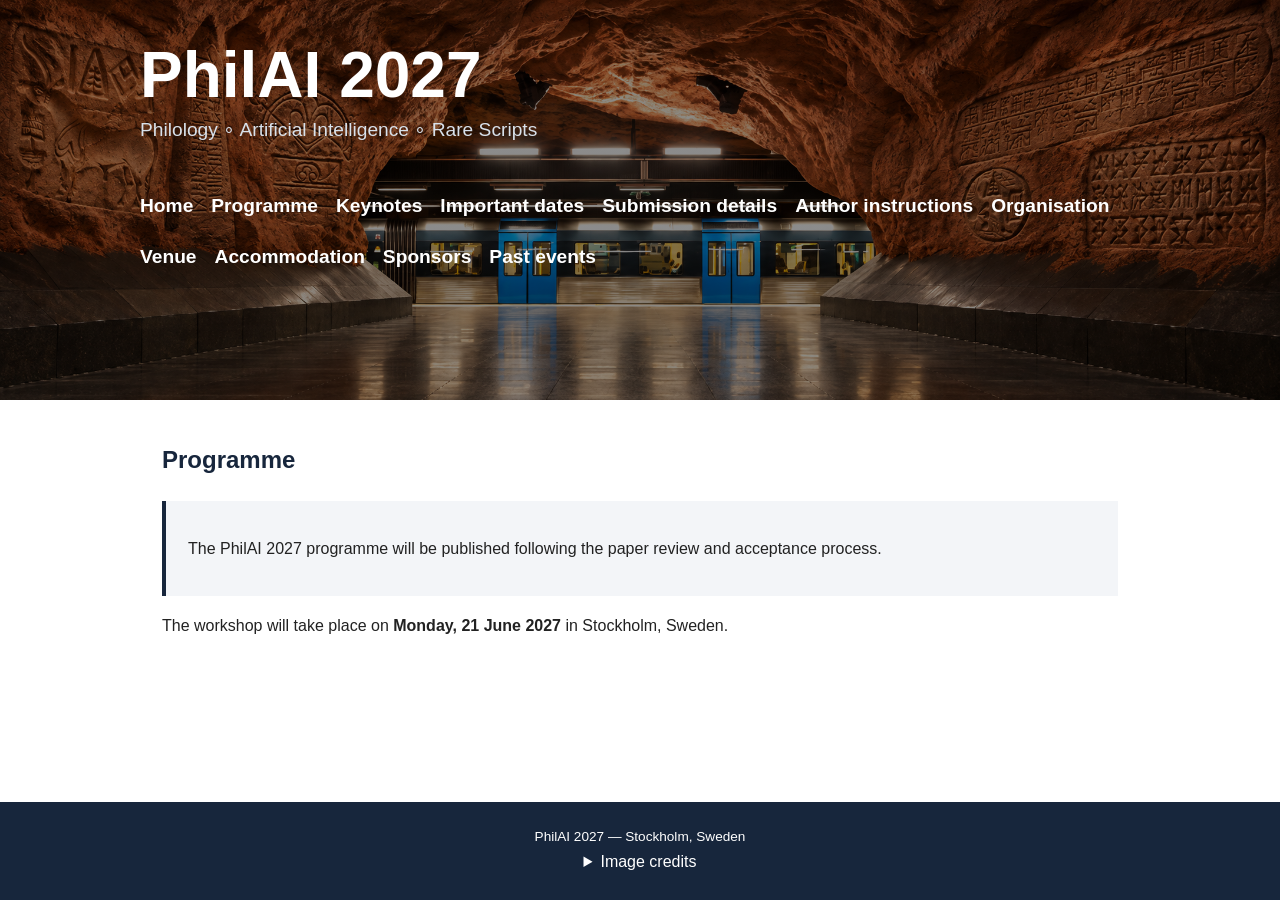
<file: programme.html>
<!DOCTYPE html>
<html lang="en">

<head>

<meta charset="UTF-8">
<meta name="viewport"
      content="width=device-width, initial-scale=1.0">

<title>Programme | PhilAI 2027</title>

<link rel="stylesheet"
      href="assets/css/style.css?v=20260917-1">

</head>

<body>

<header class="site-header">

    <div class="header-inner">

        <div class="header-top">

            <div class="header-brand">

                <h1 class="site-title">
                    <a href="index.html">PhilAI 2027</a>
                </h1>

                <p class="tagline">
                    Philology ∘ Artificial Intelligence ∘ Rare Scripts
                </p>

            </div>

            <button
                class="menu-toggle"
                type="button"
                aria-expanded="false"
                aria-controls="site-navigation"
                aria-label="Open navigation menu"
            >
                <span class="menu-icon"></span>
                <span class="menu-icon"></span>
                <span class="menu-icon"></span>
            </button>

        </div>

        <nav id="site-navigation" class="site-nav">
            <a href="index.html">Home</a>
            <a href="programme.html">Programme</a>
            <a href="keynotes.html">Keynotes</a>
            <a href="dates.html">Important dates</a>
            <a href="submissions.html">Submission details</a>
            <a href="instructions.html">Author instructions</a>
            <a href="organisation.html">Organisation</a>
            <a href="venue.html">Venue</a>
            <a href="accommodation.html">Accommodation</a>
            <a href="sponsors.html">Sponsors</a>
            <a href="past-events.html">Past events</a>
        </nav>

    </div>

</header>


<main>

<h2>Programme</h2>

<div class="notice">

<p>
The PhilAI 2027 programme will be published
following the paper review and acceptance process.
</p>

</div>

<p>
The workshop will take place on
<strong>Monday, 21 June 2027</strong>
in Stockholm, Sweden.
</p>

</main>


<footer>
    <p>PhilAI 2027 — Stockholm, Sweden</p>

    <details>
        <summary>Image credits</summary>
        <p>
            Background:
            <a href="https://commons.wikimedia.org/wiki/File:R%C3%A5dhuset_metro_station_in_August_2019.jpg"
               target="_blank" rel="noopener noreferrer">
                Rådhuset metro station
            </a>
            (Frank Schulenburg, CC BY-SA 4.0).
            AI-assisted modifications incorporating six historical scripts.
        </p>
        <p>
            Indus:
            <a href="https://commons.wikimedia.org/wiki/File:Stamp_seal_and_modern_impression-_unicorn_and_incense_burner_(%3F)_MET_DP23101_(cropped).jpg"
               target="_blank" rel="noopener noreferrer">
                Met 49.40.1
            </a> (CC0);
            Runic: Tune stone, Historisk Museum Oslo (David Osgarby);
            Pictish: Clynekirkton 1, Dunrobin Castle Museum (David Osgarby);
            Linear B: British Museum 1910,0423.1 (David Osgarby);
            Cretan Hieroglyphic: British Museum 1901,1016.3 (David Osgarby);
            Proto-Elamite:
            <a href="https://commons.wikimedia.org/wiki/File:Economic_tablet_Susa_Louvre_Sb3047.jpg"
               target="_blank" rel="noopener noreferrer">
                Louvre Sb 3047
            </a>
            (Marie-Lan Nguyen, CC BY 2.5).
        </p>
    </details>
</footer>

<script>
    const menuToggle = document.querySelector(".menu-toggle");
    const siteNavigation = document.querySelector(".site-nav");

    menuToggle.addEventListener("click", () => {
        const isOpen = siteNavigation.classList.toggle("is-open");

        menuToggle.setAttribute("aria-expanded", isOpen.toString());
        menuToggle.setAttribute(
            "aria-label",
            isOpen
                ? "Close navigation menu"
                : "Open navigation menu"
        );
    });

    siteNavigation.querySelectorAll("a").forEach((link) => {
        link.addEventListener("click", () => {
            siteNavigation.classList.remove("is-open");
            menuToggle.setAttribute("aria-expanded", "false");
            menuToggle.setAttribute(
                "aria-label",
                "Open navigation menu"
            );
        });
    });
</script>

</body>
</html>
</file>
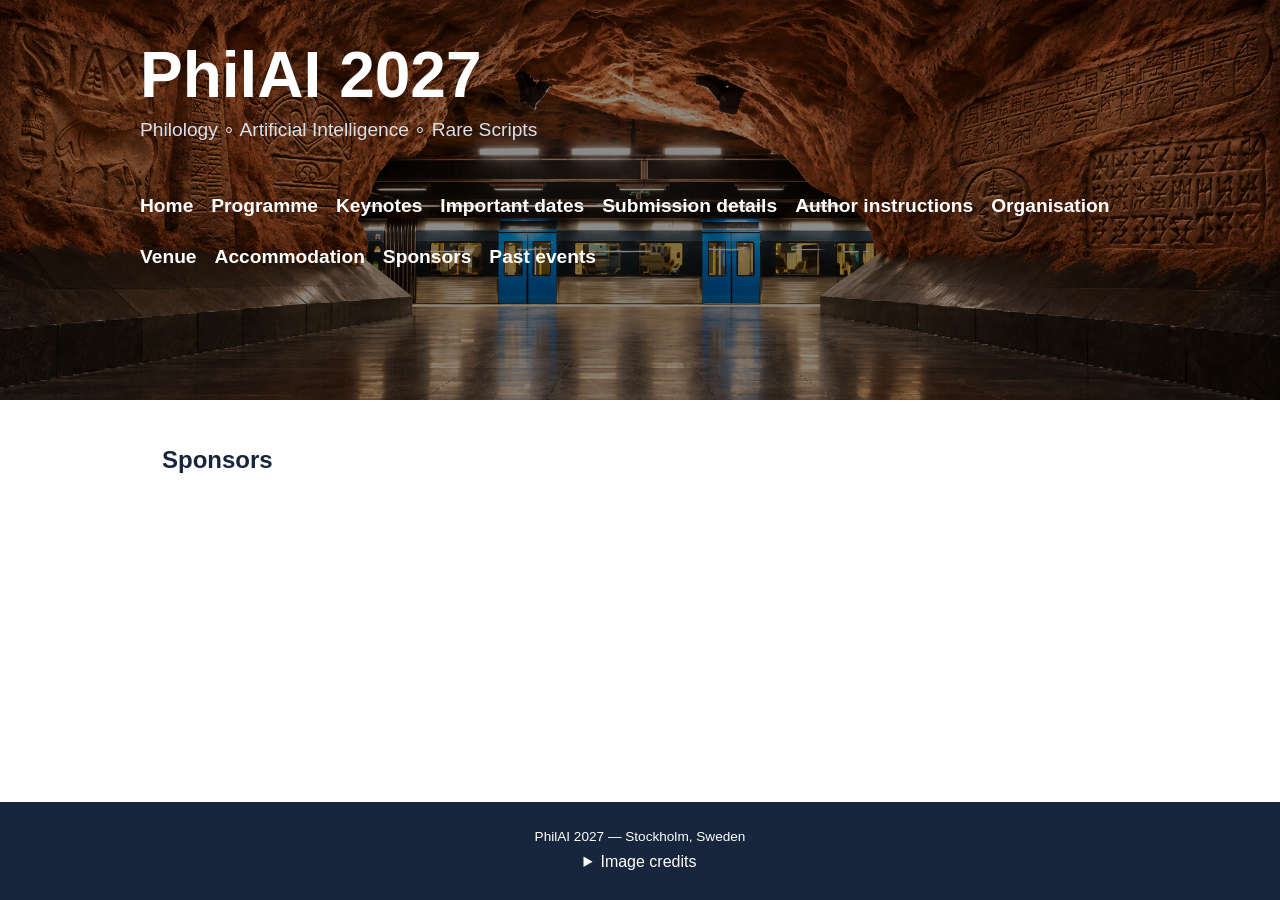
<file: sponsors.html>
<!DOCTYPE html>
<html lang="en">

<head>

<meta charset="UTF-8">
<meta name="viewport"
      content="width=device-width, initial-scale=1.0">

<title>Sponsors | PhilAI 2027</title>

<link rel="stylesheet"
      href="assets/css/style.css?v=20260917-1">

</head>

<body>

<header class="site-header">

    <div class="header-inner">

        <div class="header-top">

            <div class="header-brand">

                <h1 class="site-title">
                    <a href="index.html">PhilAI 2027</a>
                </h1>

                <p class="tagline">
                    Philology ∘ Artificial Intelligence ∘ Rare Scripts
                </p>

            </div>

            <button
                class="menu-toggle"
                type="button"
                aria-expanded="false"
                aria-controls="site-navigation"
                aria-label="Open navigation menu"
            >
                <span class="menu-icon"></span>
                <span class="menu-icon"></span>
                <span class="menu-icon"></span>
            </button>

        </div>

        <nav id="site-navigation" class="site-nav">
            <a href="index.html">Home</a>
            <a href="programme.html">Programme</a>
            <a href="keynotes.html">Keynotes</a>
            <a href="dates.html">Important dates</a>
            <a href="submissions.html">Submission details</a>
            <a href="instructions.html">Author instructions</a>
            <a href="organisation.html">Organisation</a>
            <a href="venue.html">Venue</a>
            <a href="accommodation.html">Accommodation</a>
            <a href="sponsors.html">Sponsors</a>
            <a href="past-events.html">Past events</a>
        </nav>

    </div>

</header>


<main>

<h2>Sponsors</h2>

</main>


<footer>
    <p>PhilAI 2027 — Stockholm, Sweden</p>

    <details>
        <summary>Image credits</summary>
        <p>
            Background:
            <a href="https://commons.wikimedia.org/wiki/File:R%C3%A5dhuset_metro_station_in_August_2019.jpg"
               target="_blank" rel="noopener noreferrer">
                Rådhuset metro station
            </a>
            (Frank Schulenburg, CC BY-SA 4.0).
            AI-assisted modifications incorporating six historical scripts.
        </p>
        <p>
            Indus:
            <a href="https://commons.wikimedia.org/wiki/File:Stamp_seal_and_modern_impression-_unicorn_and_incense_burner_(%3F)_MET_DP23101_(cropped).jpg"
               target="_blank" rel="noopener noreferrer">
                Met 49.40.1
            </a> (CC0);
            Runic: Tune stone, Historisk Museum Oslo (David Osgarby);
            Pictish: Clynekirkton 1, Dunrobin Castle Museum (David Osgarby);
            Linear B: British Museum 1910,0423.1 (David Osgarby);
            Cretan Hieroglyphic: British Museum 1901,1016.3 (David Osgarby);
            Proto-Elamite:
            <a href="https://commons.wikimedia.org/wiki/File:Economic_tablet_Susa_Louvre_Sb3047.jpg"
               target="_blank" rel="noopener noreferrer">
                Louvre Sb 3047
            </a>
            (Marie-Lan Nguyen, CC BY 2.5).
        </p>
    </details>
</footer>

<script>
    const menuToggle = document.querySelector(".menu-toggle");
    const siteNavigation = document.querySelector(".site-nav");

    menuToggle.addEventListener("click", () => {
        const isOpen = siteNavigation.classList.toggle("is-open");

        menuToggle.setAttribute("aria-expanded", isOpen.toString());
        menuToggle.setAttribute(
            "aria-label",
            isOpen
                ? "Close navigation menu"
                : "Open navigation menu"
        );
    });

    siteNavigation.querySelectorAll("a").forEach((link) => {
        link.addEventListener("click", () => {
            siteNavigation.classList.remove("is-open");
            menuToggle.setAttribute("aria-expanded", "false");
            menuToggle.setAttribute(
                "aria-label",
                "Open navigation menu"
            );
        });
    });
</script>

</body>
</html>
</file>
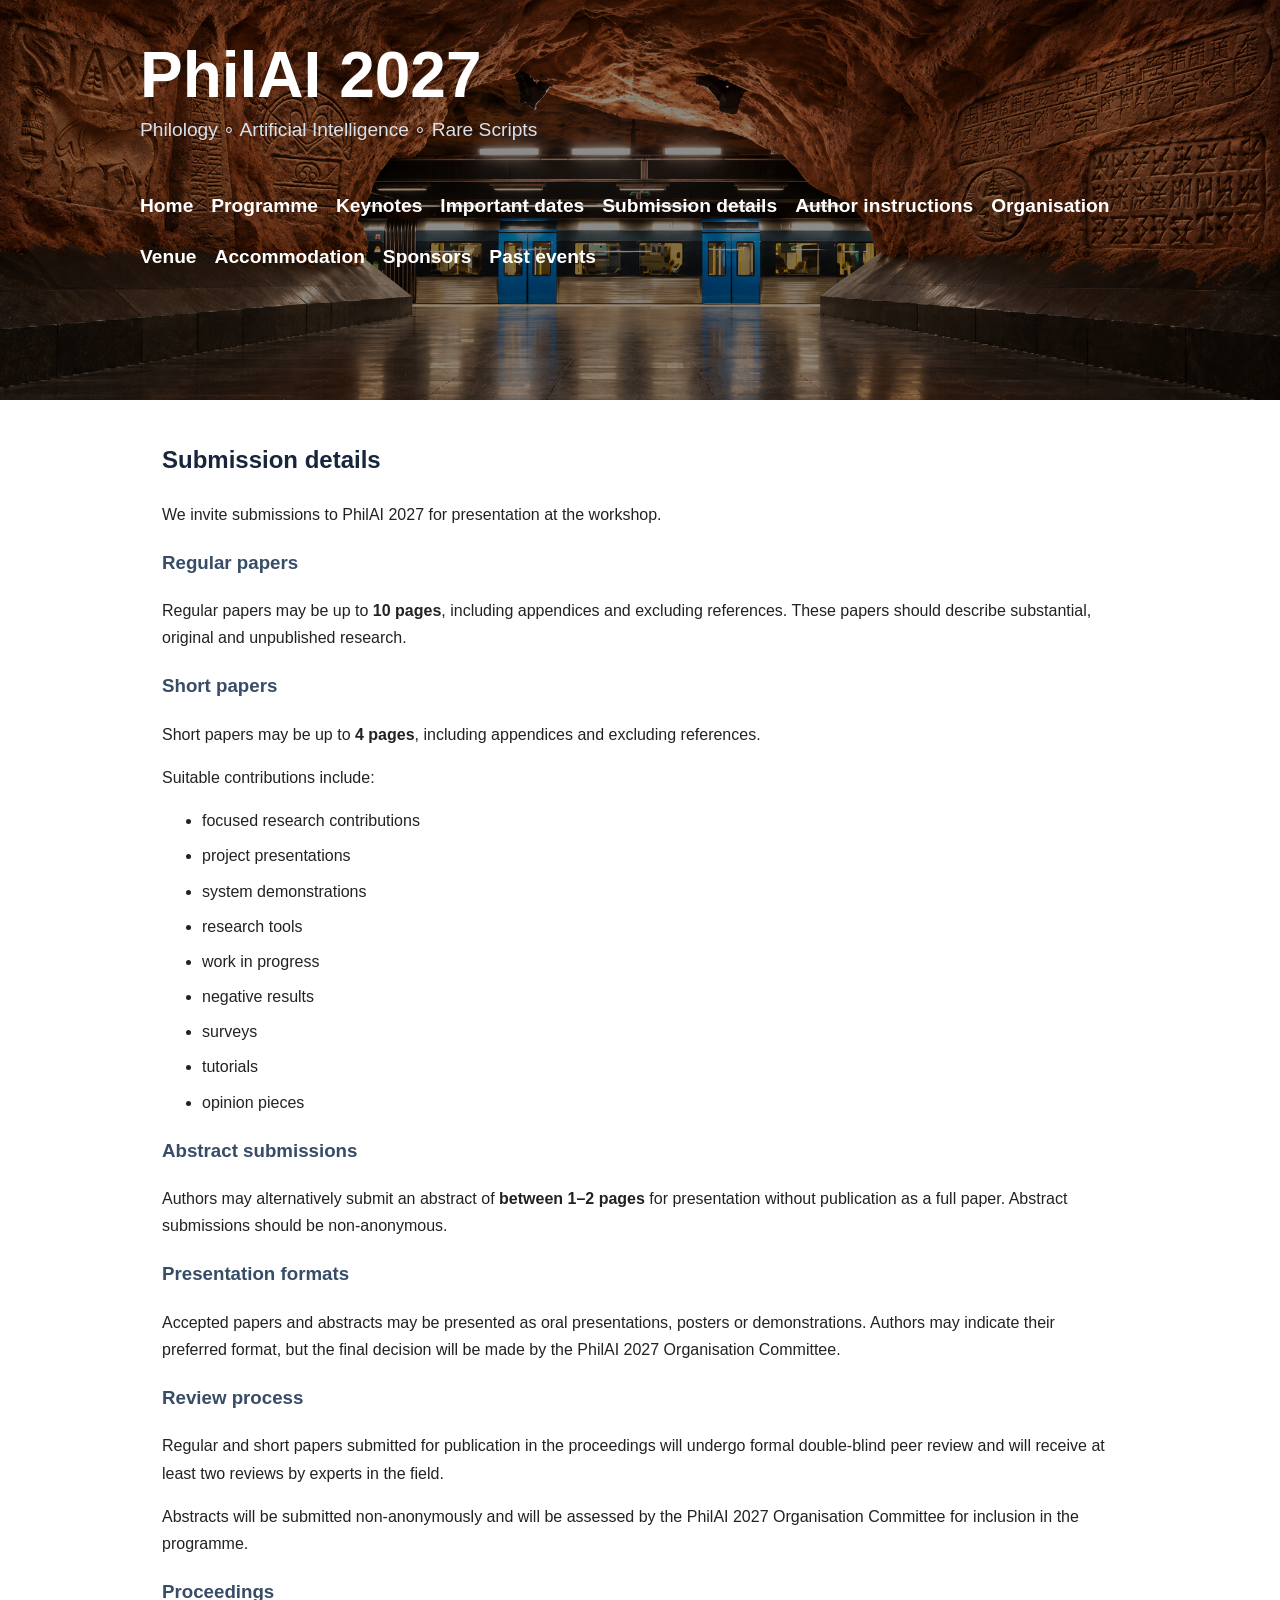
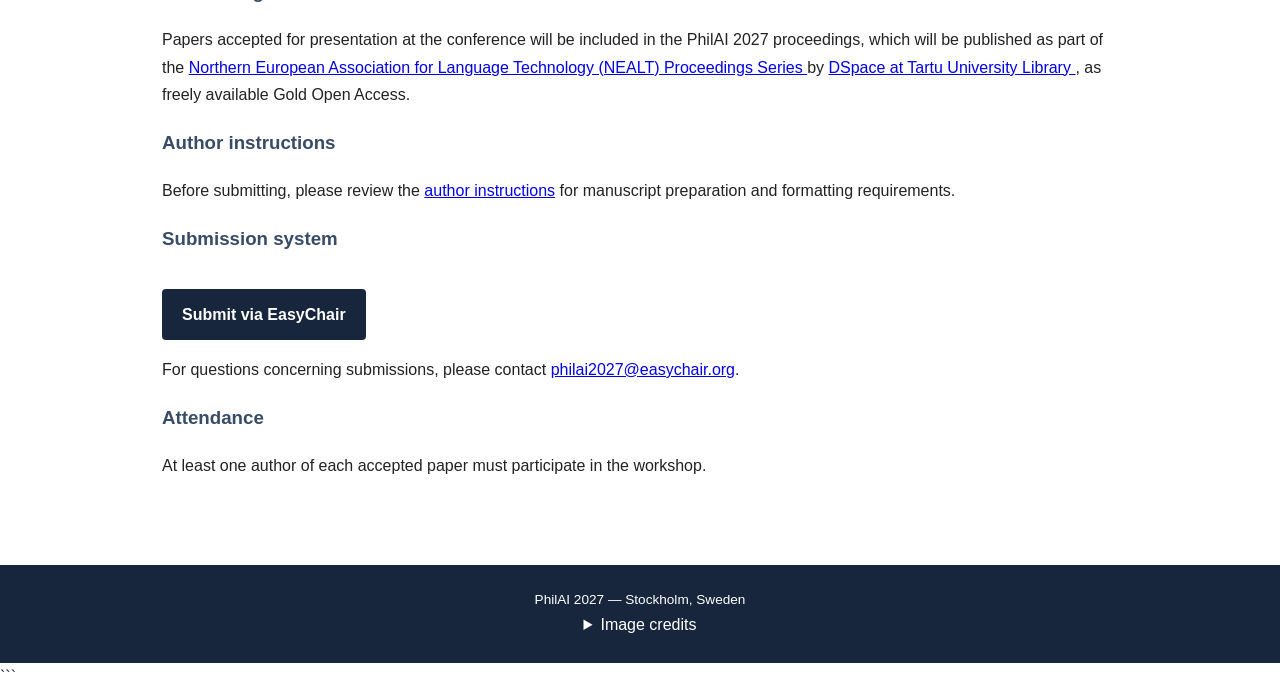
<file: submissions.html>
<!DOCTYPE html>
<html lang="en">

<head>

<meta charset="UTF-8">
<meta name="viewport"
      content="width=device-width, initial-scale=1.0">

<title>Submissions | PhilAI 2027</title>

<link rel="stylesheet"
      href="assets/css/style.css?v=20260917-1">

</head>

<body>

<header class="site-header">

    <div class="header-inner">

        <div class="header-top">

            <div class="header-brand">

                <h1 class="site-title">
                    <a href="index.html">PhilAI 2027</a>
                </h1>

                <p class="tagline">
                    Philology ∘ Artificial Intelligence ∘ Rare Scripts
                </p>

            </div>

            <button
                class="menu-toggle"
                type="button"
                aria-expanded="false"
                aria-controls="site-navigation"
                aria-label="Open navigation menu"
            >
                <span class="menu-icon"></span>
                <span class="menu-icon"></span>
                <span class="menu-icon"></span>
            </button>

        </div>

        <nav id="site-navigation" class="site-nav">
            <a href="index.html">Home</a>
            <a href="programme.html">Programme</a>
            <a href="keynotes.html">Keynotes</a>
            <a href="dates.html">Important dates</a>
            <a href="submissions.html">Submission details</a>
            <a href="instructions.html">Author instructions</a>
            <a href="organisation.html">Organisation</a>
            <a href="venue.html">Venue</a>
            <a href="accommodation.html">Accommodation</a>
            <a href="sponsors.html">Sponsors</a>
            <a href="past-events.html">Past events</a>
        </nav>

    </div>

</header>


<main>

<h2>Submission details</h2>

<p>
We invite submissions to PhilAI 2027 for presentation
at the workshop.
</p>


<h3>Regular papers</h3>

<p>
Regular papers may be up to
<strong>10 pages</strong>,
including appendices and excluding references. These papers should describe substantial,
original and unpublished research.
</p>


<h3>Short papers</h3>

<p>
Short papers may be up to
<strong>4 pages</strong>,
including appendices and excluding references.
</p>

<p>
Suitable contributions include:
</p>

<ul>
<li>focused research contributions</li>
<li>project presentations</li>
<li>system demonstrations</li>
<li>research tools</li>
<li>work in progress</li>
<li>negative results</li>
<li>surveys</li>
<li>tutorials</li>
<li>opinion pieces</li>
</ul>


<h3>Abstract submissions</h3>

<p>
Authors may alternatively submit an abstract of
<strong>between 1–2 pages</strong> for presentation without publication
as a full paper. Abstract submissions should be non-anonymous.
</p>


<h3>Presentation formats</h3>

<p>
Accepted papers and abstracts may be presented
as oral presentations, posters or demonstrations.
Authors may indicate their preferred format,
but the final decision will be made by the
PhilAI 2027 Organisation Committee.
</p>


<h3>Review process</h3>

<p>
Regular and short papers submitted for publication in the proceedings
will undergo formal double-blind peer review and will receive at least
two reviews by experts in the field.
</p>

<p>
Abstracts will be submitted non-anonymously and
will be assessed by the PhilAI 2027 Organisation Committee for inclusion
in the programme.
</p>


<h3>Proceedings</h3>

<p>
Papers accepted for presentation at the conference will be included
in the PhilAI 2027 proceedings, which will be published as part of the
<a
    href="https://nealt-org.github.io/proceedings/"
    target="_blank"
    rel="noopener noreferrer"
>
    Northern European Association for Language Technology (NEALT) Proceedings Series
</a>
by
<a
    href="http://dspace.ut.ee/handle/10062/4117"
    target="_blank"
    rel="noopener noreferrer"
>
    DSpace at Tartu University Library
</a>,
as freely available Gold Open Access.
</p>


<h3>Author instructions</h3>

<p>
Before submitting, please review the
<a href="instructions.html">author instructions</a>
for manuscript preparation and formatting requirements.
</p>


<h3>Submission system</h3>

<p>

<a class="button"
   href="https://easychair.org/conferences/?conf=philai2027"
   target="_blank"
   rel="noopener noreferrer">

Submit via EasyChair

</a>

</p>

<p>
For questions concerning submissions, please contact
<a href="mailto:philai2027@easychair.org">philai2027@easychair.org</a>.
</p>

<h3>Attendance</h3>

<p>
At least one author of each accepted paper
must participate in the workshop.
</p>

</main>


<footer>
    <p>PhilAI 2027 — Stockholm, Sweden</p>

    <details>
        <summary>Image credits</summary>
        <p>
            Background:
            <a href="https://commons.wikimedia.org/wiki/File:R%C3%A5dhuset_metro_station_in_August_2019.jpg"
               target="_blank" rel="noopener noreferrer">
                Rådhuset metro station
            </a>
            (Frank Schulenburg, CC BY-SA 4.0).
            AI-assisted modifications incorporating six historical scripts.
        </p>
        <p>
            Indus:
            <a href="https://commons.wikimedia.org/wiki/File:Stamp_seal_and_modern_impression-_unicorn_and_incense_burner_(%3F)_MET_DP23101_(cropped).jpg"
               target="_blank" rel="noopener noreferrer">
                Met 49.40.1
            </a> (CC0);
            Runic: Tune stone, Historisk Museum Oslo (David Osgarby);
            Pictish: Clynekirkton 1, Dunrobin Castle Museum (David Osgarby);
            Linear B: British Museum 1910,0423.1 (David Osgarby);
            Cretan Hieroglyphic: British Museum 1901,1016.3 (David Osgarby);
            Proto-Elamite:
            <a href="https://commons.wikimedia.org/wiki/File:Economic_tablet_Susa_Louvre_Sb3047.jpg"
               target="_blank" rel="noopener noreferrer">
                Louvre Sb 3047
            </a>
            (Marie-Lan Nguyen, CC BY 2.5).
        </p>
    </details>
</footer>

<script>
    const menuToggle = document.querySelector(".menu-toggle");
    const siteNavigation = document.querySelector(".site-nav");

    menuToggle.addEventListener("click", () => {
        const isOpen = siteNavigation.classList.toggle("is-open");

        menuToggle.setAttribute("aria-expanded", isOpen.toString());
        menuToggle.setAttribute(
            "aria-label",
            isOpen
                ? "Close navigation menu"
                : "Open navigation menu"
        );
    });

    siteNavigation.querySelectorAll("a").forEach((link) => {
        link.addEventListener("click", () => {
            siteNavigation.classList.remove("is-open");
            menuToggle.setAttribute("aria-expanded", "false");
            menuToggle.setAttribute(
                "aria-label",
                "Open navigation menu"
            );
        });
    });
</script>

</body>
</html>
```
</file>
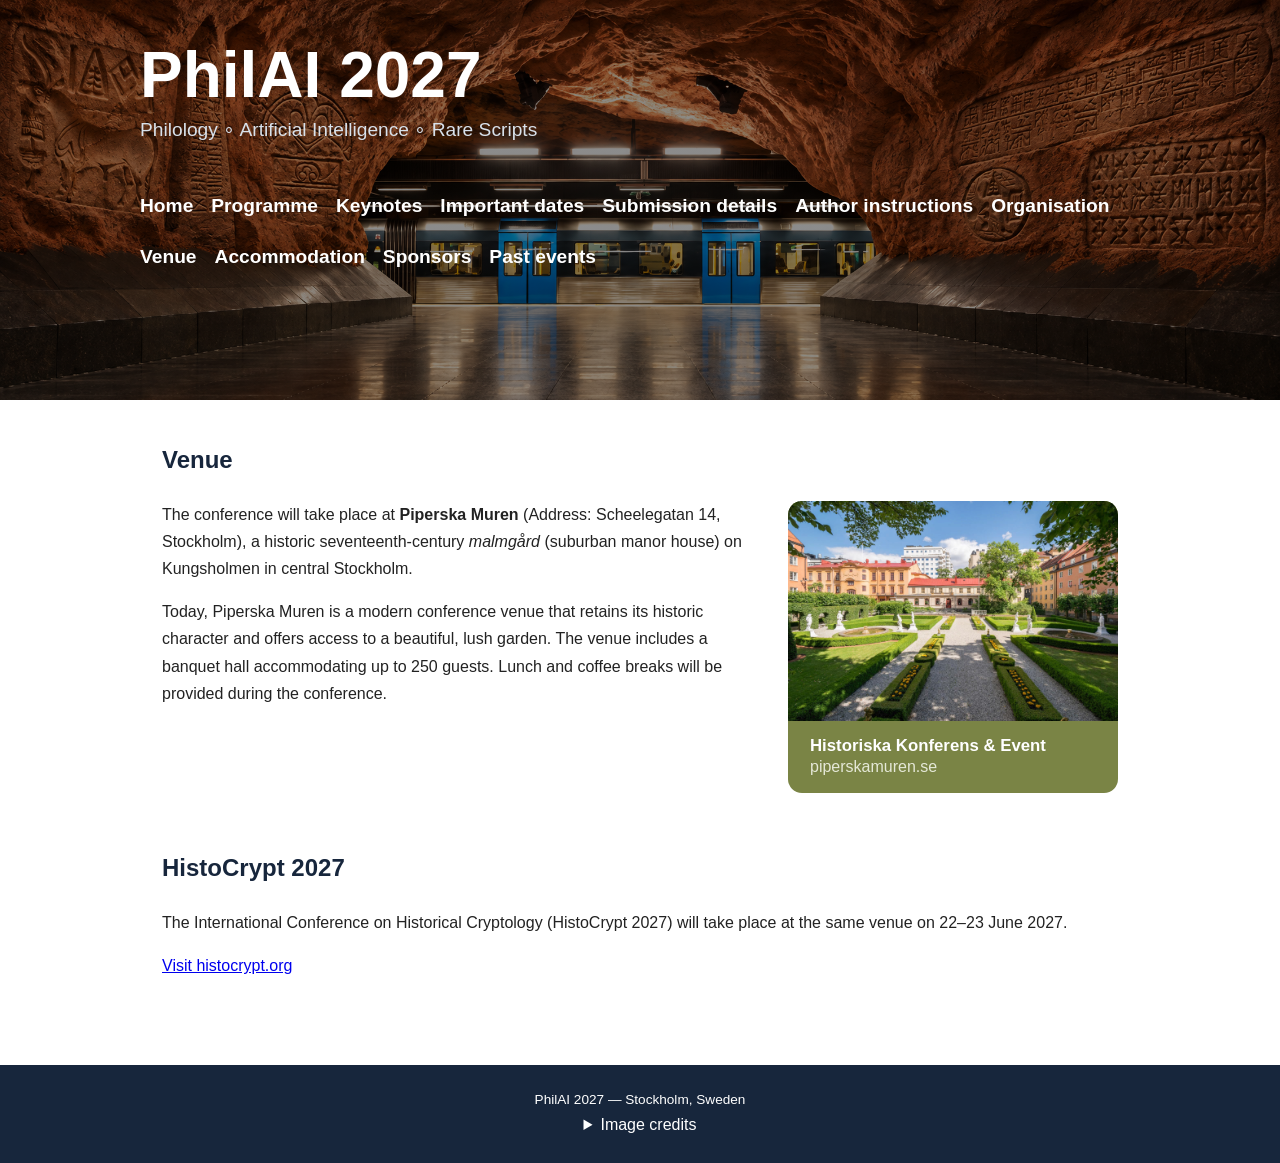
<file: venue.html>
<!DOCTYPE html>
<html lang="en">

<head>

<meta charset="UTF-8">
<meta name="viewport"
      content="width=device-width, initial-scale=1.0">

<title>Venue | PhilAI 2027</title>

<link rel="stylesheet"
      href="assets/css/style.css?v=20260917-1">

</head>

<body>

<header class="site-header">

    <div class="header-inner">

        <div class="header-top">

            <div class="header-brand">

                <h1 class="site-title">
                    <a href="index.html">PhilAI 2027</a>
                </h1>

                <p class="tagline">
                    Philology ∘ Artificial Intelligence ∘ Rare Scripts
                </p>

            </div>

            <button
                class="menu-toggle"
                type="button"
                aria-expanded="false"
                aria-controls="site-navigation"
                aria-label="Open navigation menu"
            >
                <span class="menu-icon"></span>
                <span class="menu-icon"></span>
                <span class="menu-icon"></span>
            </button>

        </div>

        <nav id="site-navigation" class="site-nav">
            <a href="index.html">Home</a>
            <a href="programme.html">Programme</a>
            <a href="keynotes.html">Keynotes</a>
            <a href="dates.html">Important dates</a>
            <a href="submissions.html">Submission details</a>
            <a href="instructions.html">Author instructions</a>
            <a href="organisation.html">Organisation</a>
            <a href="venue.html">Venue</a>
            <a href="accommodation.html">Accommodation</a>
            <a href="sponsors.html">Sponsors</a>
            <a href="past-events.html">Past events</a>
        </nav>

    </div>

</header>


<main>

<h2>Venue</h2>

<div class="venue-layout">

<div class="venue-text">

<p>
The conference will take place at
<strong>Piperska Muren</strong>
(Address: Scheelegatan 14, Stockholm), a historic seventeenth-century
<em>malmgård</em> (suburban manor house) on Kungsholmen in central Stockholm.
</p>

<p>
Today, Piperska Muren is a modern conference venue that retains its
historic character and offers access to a beautiful, lush garden.
The venue includes a banquet hall accommodating up to 250 guests.
Lunch and coffee breaks will be provided during the conference.
</p>

</div>

<a class="venue-card"
   href="https://www.piperskamuren.se/"
   target="_blank"
   rel="noopener noreferrer">

<img src="assets/images/piperska-muren.jpg"
     alt="Garden at Piperska Muren">

<div class="venue-card-text">

<strong>
Historiska Konferens &amp; Event
</strong>

<span>
piperskamuren.se
</span>

</div>

</a>

</div>


<h2>HistoCrypt 2027</h2>

<p>
The International Conference on Historical Cryptology
(HistoCrypt 2027) will take place at the same venue
on 22–23 June 2027.
</p>

<p>
<a href="https://www.histocrypt.org/"
   target="_blank"
   rel="noopener noreferrer">
Visit histocrypt.org
</a>
</p>

</main>




<footer>
    <p>PhilAI 2027 — Stockholm, Sweden</p>

    <details>
        <summary>Image credits</summary>
        <p>
            Background:
            <a href="https://commons.wikimedia.org/wiki/File:R%C3%A5dhuset_metro_station_in_August_2019.jpg"
               target="_blank" rel="noopener noreferrer">
                Rådhuset metro station
            </a>
            (Frank Schulenburg, CC BY-SA 4.0).
            AI-assisted modifications incorporating six historical scripts.
        </p>
        <p>
            Indus:
            <a href="https://commons.wikimedia.org/wiki/File:Stamp_seal_and_modern_impression-_unicorn_and_incense_burner_(%3F)_MET_DP23101_(cropped).jpg"
               target="_blank" rel="noopener noreferrer">
                Met 49.40.1
            </a> (CC0);
            Runic: Tune stone, Historisk Museum Oslo (David Osgarby);
            Pictish: Clynekirkton 1, Dunrobin Castle Museum (David Osgarby);
            Linear B: British Museum 1910,0423.1 (David Osgarby);
            Cretan Hieroglyphic: British Museum 1901,1016.3 (David Osgarby);
            Proto-Elamite:
            <a href="https://commons.wikimedia.org/wiki/File:Economic_tablet_Susa_Louvre_Sb3047.jpg"
               target="_blank" rel="noopener noreferrer">
                Louvre Sb 3047
            </a>
            (Marie-Lan Nguyen, CC BY 2.5).
        </p>
    </details>
</footer>


<script>
    const menuToggle = document.querySelector(".menu-toggle");
    const siteNavigation = document.querySelector(".site-nav");

    menuToggle.addEventListener("click", () => {
        const isOpen = siteNavigation.classList.toggle("is-open");

        menuToggle.setAttribute("aria-expanded", isOpen.toString());
        menuToggle.setAttribute(
            "aria-label",
            isOpen
                ? "Close navigation menu"
                : "Open navigation menu"
        );
    });

    siteNavigation.querySelectorAll("a").forEach((link) => {
        link.addEventListener("click", () => {
            siteNavigation.classList.remove("is-open");
            menuToggle.setAttribute("aria-expanded", "false");
            menuToggle.setAttribute(
                "aria-label",
                "Open navigation menu"
            );
        });
    });
</script>

</body>
</html>
</file>
<file: assets/css/style.css>
* {
    box-sizing: border-box;
}

html,
body {
    height: 100%;
}

body {
    margin: 0;
    min-height: 100vh;

    display: flex;
    flex-direction: column;

    font-family:
        -apple-system,
        BlinkMacSystemFont,
        "Segoe UI",
        Roboto,
        Helvetica,
        Arial,
        sans-serif;

    line-height: 1.7;
    color: #222;
    background: #ffffff;
}


/* Header */

.site-header {
    background:
        linear-gradient(
            rgba(0, 0, 0, 0.45),
            rgba(0, 0, 0, 0.45)
        ),
        url("../images/banner.png");

    background-size: cover;
    background-position: center 35%;
    background-repeat: no-repeat;

    color: white;
    padding: 40px 20px 30px;
    min-height: 400px;
}

.header-inner {
    width: 100%;
    max-width: 1000px;
    margin: 0 auto;
}

.header-top {
    display: flex;
    align-items: flex-start;
    justify-content: space-between;
    gap: 30px;
}

.header-brand {
    min-width: 0;
}

.site-title {
    margin: 0;
    font-size: 4rem;
    line-height: 1.1;
}

.site-title a {
    color: white;
    text-decoration: none;
}

.tagline {
    margin-top: 4px;
    color: #d8e1eb;
    font-size: 1.2rem;
}


/* Navigation */

.site-nav {
    margin-top: 24px;
    display: flex;
    flex-wrap: wrap;
    gap: 18px;
}

.site-nav a {
    color: white;
    text-decoration: none;
    font-weight: 600;
    font-size: 1.2rem;
}

.site-nav a:hover,
.site-nav a:focus {
    text-decoration: underline;
}

.menu-toggle {
    display: none;
}


/* Main content */

main {
    flex: 1;
    width: 100%;
    max-width: 1000px;
    margin: 0 auto;
    padding: 40px 22px 70px;
}

section {
    margin-bottom: 55px;
}

h2 {
    color: #17263c;
    margin-top: 0;
}

h3 {
    color: #374c66;
}


/* Hero */

.hero {
    border-bottom: 1px solid #ddd;
    padding: 30px 0 55px;
}

.hero h2 {
    font-size: 2.4rem;
    line-height: 1.2;
    margin-bottom: 10px;
}

.hero h3 {
    font-weight: 400;
    font-size: 1.3rem;
}

.event-details {
    font-size: 1.15rem;
}


/* Buttons */

.button {
    display: inline-block;
    margin-top: 15px;
    padding: 12px 20px;

    background: #17263c;
    color: white;

    text-decoration: none;
    border-radius: 4px;
    font-weight: bold;
}

.button:hover {
    background: #314866;
}


/* Tables */

table {
    width: 100%;
    border-collapse: collapse;
}

td,
th {
    text-align: left;
    border-bottom: 1px solid #ddd;
    padding: 12px 8px;
}

th {
    color: #17263c;
}


/* Lists */

li {
    margin-bottom: 8px;
}


/* Special blocks */

.notice {
    padding: 18px 22px;
    border-left: 4px solid #17263c;
    background: #f3f5f8;
}

.sister-event {
    background: #f3f5f8;
    padding: 25px;
}


/* Venue */

.venue-layout {
    display: flex;
    align-items: flex-start;
    gap: 40px;
    margin-bottom: 55px;
}

.venue-text {
    flex: 1;
}

.venue-text p:first-child {
    margin-top: 0;
}

.venue-card {
    flex: 0 0 330px;
    overflow: hidden;
    border-radius: 14px;

    background: #7a8445;
    color: white;

    text-decoration: none;

    transition:
        opacity 0.2s ease,
        transform 0.2s ease;
}

.venue-card img {
    display: block;
    width: 100%;
    height: 220px;
    object-fit: cover;
}

.venue-card-text {
    padding: 14px 22px 16px;
}

.venue-card-text strong {
    display: block;
    font-size: 1.05rem;
    line-height: 1.3;
}

.venue-card-text span {
    display: block;
    color: #e5e8d7;
    line-height: 1.3;
}

.venue-card:hover {
    opacity: 0.92;
    transform: translateY(-2px);
}


/* Footer */

footer {
    margin-top: auto;
    background: #17263c;
    color: white;
    text-align: center;
    padding: 25px;
}

footer p {
    margin: 0;
    font-size: 0.85rem;
    line-height: 1.5;
}

footer a {
    color: white;
    text-decoration: underline;
}

footer a:hover {
    text-decoration: none;
}


/* Tablet */

@media (max-width: 750px) {

    .venue-layout {
        flex-direction: column;
        gap: 25px;
    }

    .venue-card {
        width: 100%;
        max-width: 450px;
        flex-basis: auto;
    }

}


/* Mobile */

@media (max-width: 650px) {

    .site-header {
        min-height: auto;
        padding: 14px 18px;
        background-position: center center;
    }

    .header-top {
        display: flex;
        align-items: center;
        justify-content: space-between;
        gap: 16px;
    }

    .header-brand {
        display: block;
    }

    .site-title {
        font-size: 1.5rem;
        line-height: 1.1;
    }

    .tagline {
        display: none;
    }

    .menu-toggle {
        display: flex;

        width: 46px;
        height: 46px;

        flex: 0 0 46px;
        flex-direction: column;
        align-items: center;
        justify-content: center;
        gap: 5px;

        margin: 0;
        padding: 0;

        border: 1px solid rgba(255, 255, 255, 0.55);
        border-radius: 8px;

        background: rgba(0, 0, 0, 0.40);
        color: white;

        cursor: pointer;
    }

    .menu-toggle:hover,
    .menu-toggle:focus {
        background: rgba(0, 0, 0, 0.60);
        outline: none;
    }

    .menu-toggle:focus-visible {
        outline: 2px solid white;
        outline-offset: 3px;
    }

    .menu-icon {
        display: block;

        width: 21px;
        height: 2px;

        border-radius: 2px;
        background: white;

        transition:
            transform 0.2s ease,
            opacity 0.2s ease;
    }

    .menu-toggle[aria-expanded="true"] .menu-icon:nth-child(1) {
        transform: translateY(7px) rotate(45deg);
    }

    .menu-toggle[aria-expanded="true"] .menu-icon:nth-child(2) {
        opacity: 0;
    }

    .menu-toggle[aria-expanded="true"] .menu-icon:nth-child(3) {
        transform: translateY(-7px) rotate(-45deg);
    }

    .site-nav {
        display: none;

        width: 100%;
        margin-top: 12px;
        padding: 8px;

        flex-direction: column;
        gap: 0;

        border: 1px solid rgba(255, 255, 255, 0.22);
        border-radius: 10px;

        background: rgba(15, 25, 38, 0.96);

        box-shadow: 0 8px 25px rgba(0, 0, 0, 0.28);
    }

    .site-nav.is-open {
        display: flex;
    }

    .site-nav a {
        display: block;

        width: 100%;
        padding: 10px 12px;

        border-radius: 6px;

        color: white;

        font-size: 1rem;
        font-weight: 600;
        line-height: 1.35;
    }

    .site-nav a:hover,
    .site-nav a:focus {
        background: rgba(255, 255, 255, 0.12);
        text-decoration: none;
        outline: none;
    }

    .hero h2 {
        font-size: 1.9rem;
    }

    main {
        padding: 30px 20px 55px;
    }

}
</file>
